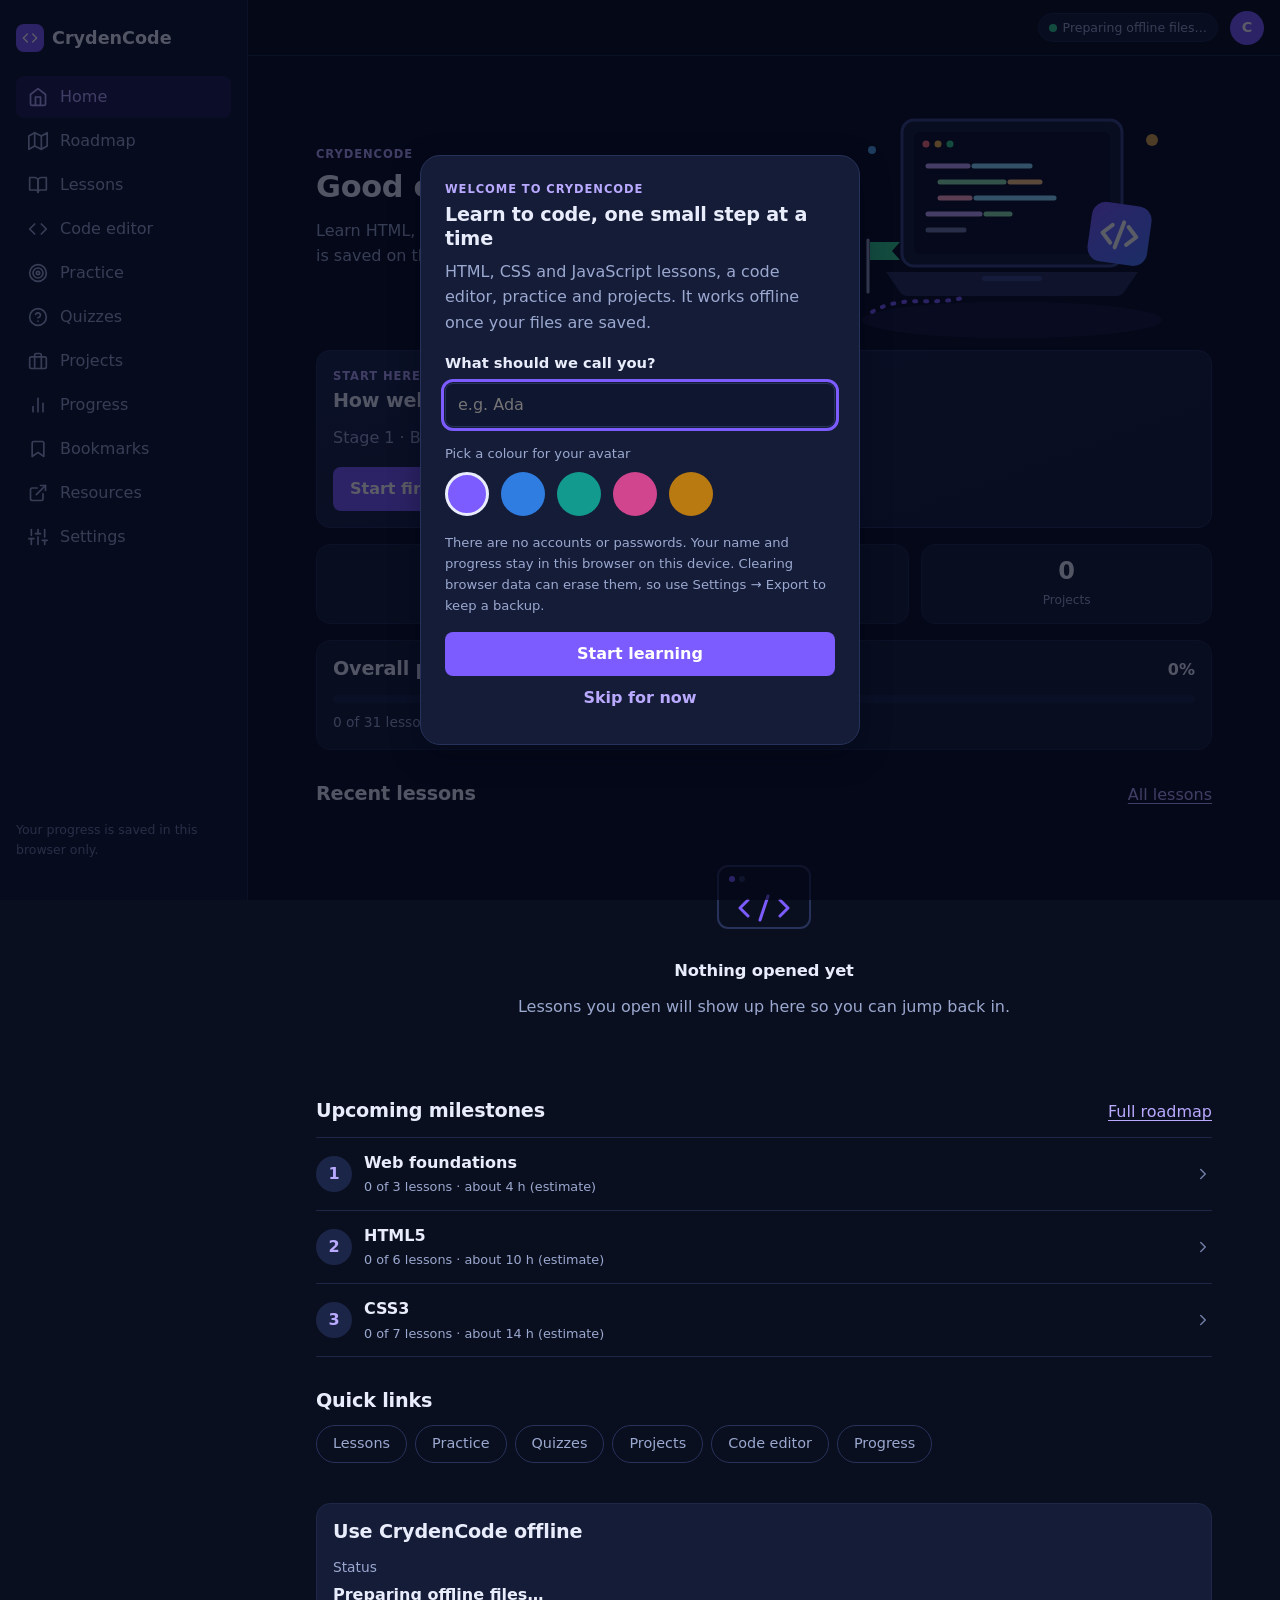
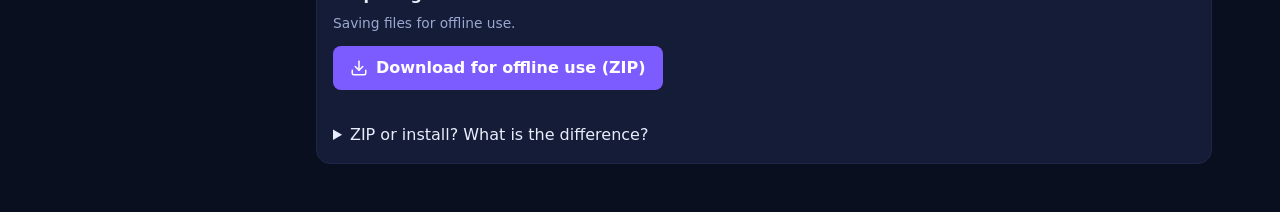
<file: index.html>
<!DOCTYPE html>
<html lang="en" data-theme="dark">
<head>
  <meta charset="utf-8">
  <meta name="viewport" content="width=device-width, initial-scale=1">
  <title>CrydenCode: learn web development</title>
  <meta name="description" content="CrydenCode: your personal web development learning platform. Learn HTML, CSS and JavaScript offline.">
  <meta name="theme-color" content="#0a0f1f">
  <link rel="manifest" href="manifest.json">
  <link rel="icon" type="image/png" href="assets/images/favicon.png">
  <link rel="apple-touch-icon" href="assets/images/apple-touch-icon.png">
  <script src="assets/js/theme-init.js"></script>
  <link rel="stylesheet" href="assets/css/styles.css">
</head>
<body data-page="home">
  <a class="skip-link" href="#main">Skip to content</a>
  <aside id="sidebar" class="sidebar"></aside>
  <header id="topbar" class="topbar"></header>
  <main id="main" class="main" tabindex="-1">
    <noscript><p class="noscript">CrydenCode needs JavaScript to run. Please turn it on in your browser.</p></noscript>
  </main>
  <nav id="bottom-nav" class="bottom-nav" aria-label="Primary"></nav>
  <script src="assets/js/files.js" defer></script>
  <script src="assets/js/storage.js" defer></script>
  <script src="assets/js/data.js" defer></script>
  <script src="assets/js/lessons.js" defer></script>
  <script src="assets/js/lessons-2.js" defer></script>
  <script src="assets/js/practice-data.js" defer></script>
  <script src="assets/js/app.js" defer></script>
  <script src="assets/js/offline.js" defer></script>
  <script src="assets/js/pages-learn.js" defer></script>
</body>
</html>
</file>
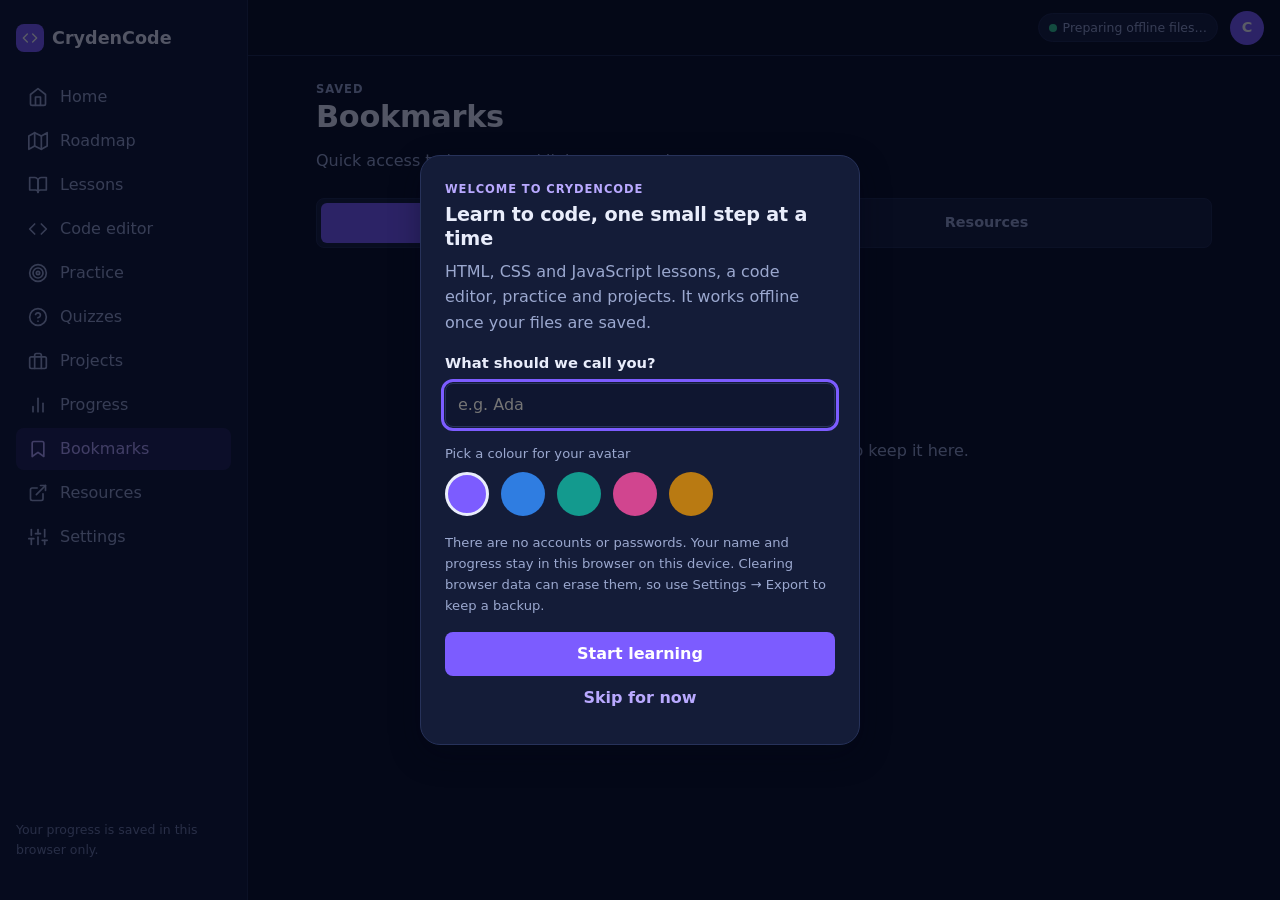
<file: bookmarks.html>
<!DOCTYPE html>
<html lang="en" data-theme="dark">
<head>
  <meta charset="utf-8">
  <meta name="viewport" content="width=device-width, initial-scale=1">
  <title>Bookmarks | CrydenCode</title>
  <meta name="description" content="Your saved lessons and resources.">
  <meta name="theme-color" content="#0a0f1f">
  <link rel="manifest" href="manifest.json">
  <link rel="icon" type="image/png" href="assets/images/favicon.png">
  <link rel="apple-touch-icon" href="assets/images/apple-touch-icon.png">
  <script src="assets/js/theme-init.js"></script>
  <link rel="stylesheet" href="assets/css/styles.css">
</head>
<body data-page="bookmarks">
  <a class="skip-link" href="#main">Skip to content</a>
  <aside id="sidebar" class="sidebar"></aside>
  <header id="topbar" class="topbar"></header>
  <main id="main" class="main" tabindex="-1">
    <noscript><p class="noscript">CrydenCode needs JavaScript to run. Please turn it on in your browser.</p></noscript>
  </main>
  <nav id="bottom-nav" class="bottom-nav" aria-label="Primary"></nav>
  <script src="assets/js/files.js" defer></script>
  <script src="assets/js/storage.js" defer></script>
  <script src="assets/js/data.js" defer></script>
  <script src="assets/js/lessons.js" defer></script>
  <script src="assets/js/lessons-2.js" defer></script>
  <script src="assets/js/practice-data.js" defer></script>
  <script src="assets/js/app.js" defer></script>
  <script src="assets/js/offline.js" defer></script>
  <script src="assets/js/pages-learn.js" defer></script>
</body>
</html>
</file>
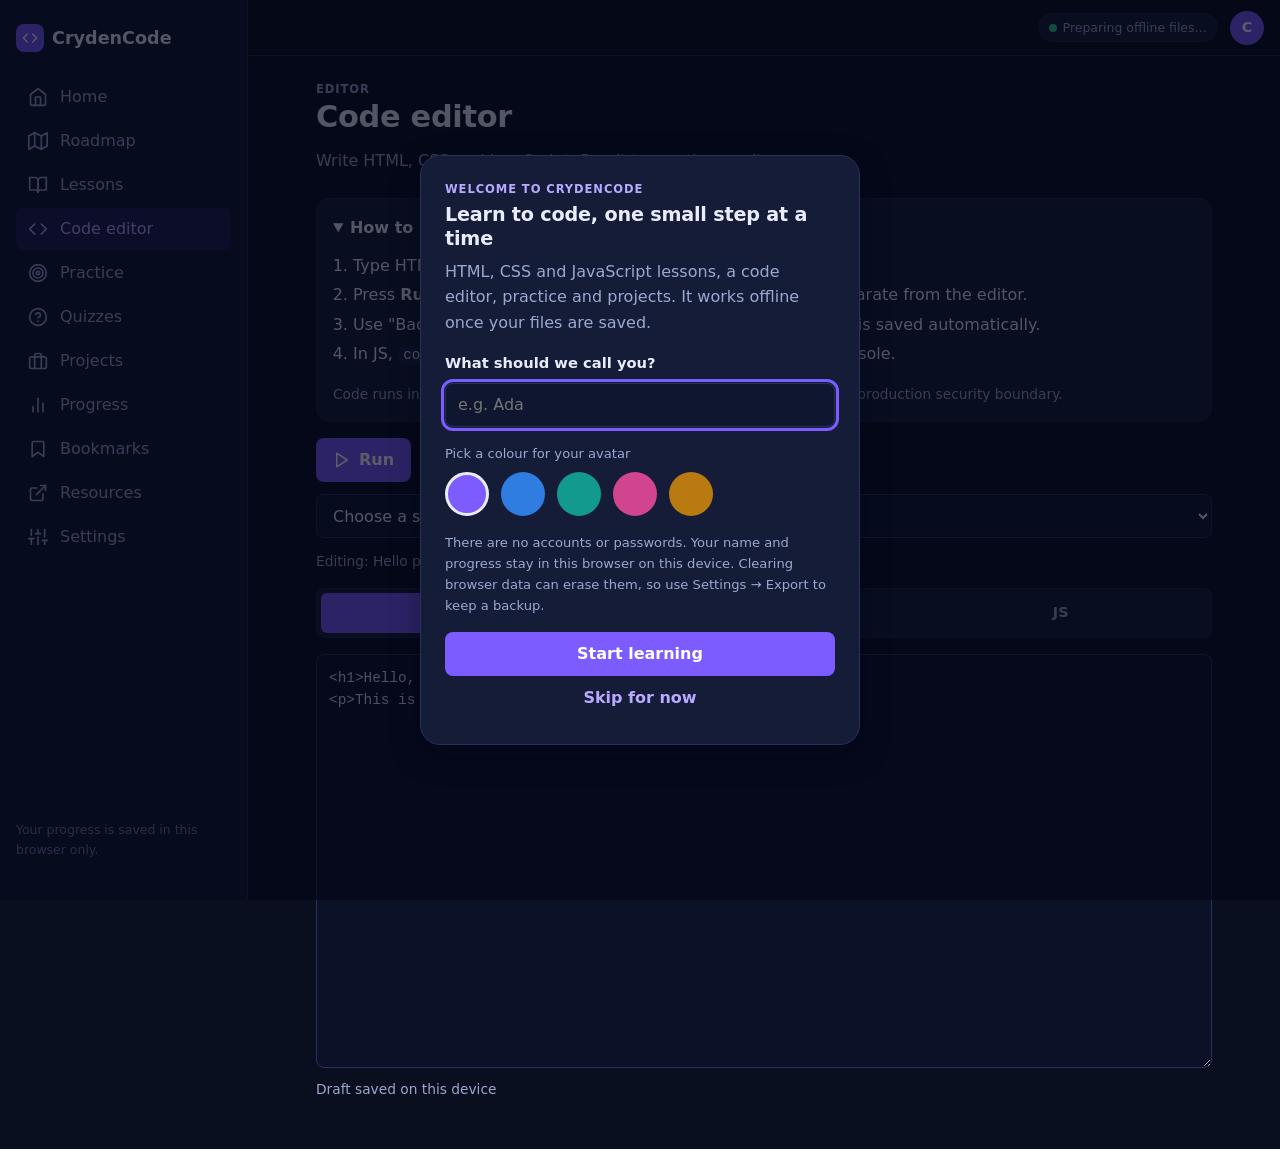
<file: editor.html>
<!DOCTYPE html>
<html lang="en" data-theme="dark">
<head>
  <meta charset="utf-8">
  <meta name="viewport" content="width=device-width, initial-scale=1">
  <title>Code editor | CrydenCode</title>
  <meta name="description" content="Write HTML, CSS and JavaScript in the CrydenCode editor.">
  <meta name="theme-color" content="#0a0f1f">
  <link rel="manifest" href="manifest.json">
  <link rel="icon" type="image/png" href="assets/images/favicon.png">
  <link rel="apple-touch-icon" href="assets/images/apple-touch-icon.png">
  <script src="assets/js/theme-init.js"></script>
  <link rel="stylesheet" href="assets/css/styles.css">
</head>
<body data-page="editor">
  <a class="skip-link" href="#main">Skip to content</a>
  <aside id="sidebar" class="sidebar"></aside>
  <header id="topbar" class="topbar"></header>
  <main id="main" class="main" tabindex="-1">
    <noscript><p class="noscript">CrydenCode needs JavaScript to run. Please turn it on in your browser.</p></noscript>
  </main>
  <nav id="bottom-nav" class="bottom-nav" aria-label="Primary"></nav>
  <script src="assets/js/files.js" defer></script>
  <script src="assets/js/storage.js" defer></script>
  <script src="assets/js/data.js" defer></script>
  <script src="assets/js/lessons.js" defer></script>
  <script src="assets/js/lessons-2.js" defer></script>
  <script src="assets/js/practice-data.js" defer></script>
  <script src="assets/js/app.js" defer></script>
  <script src="assets/js/offline.js" defer></script>
  <script src="assets/js/pages-learn.js" defer></script>
  <script src="assets/js/editor.js" defer></script>
</body>
</html>
</file>
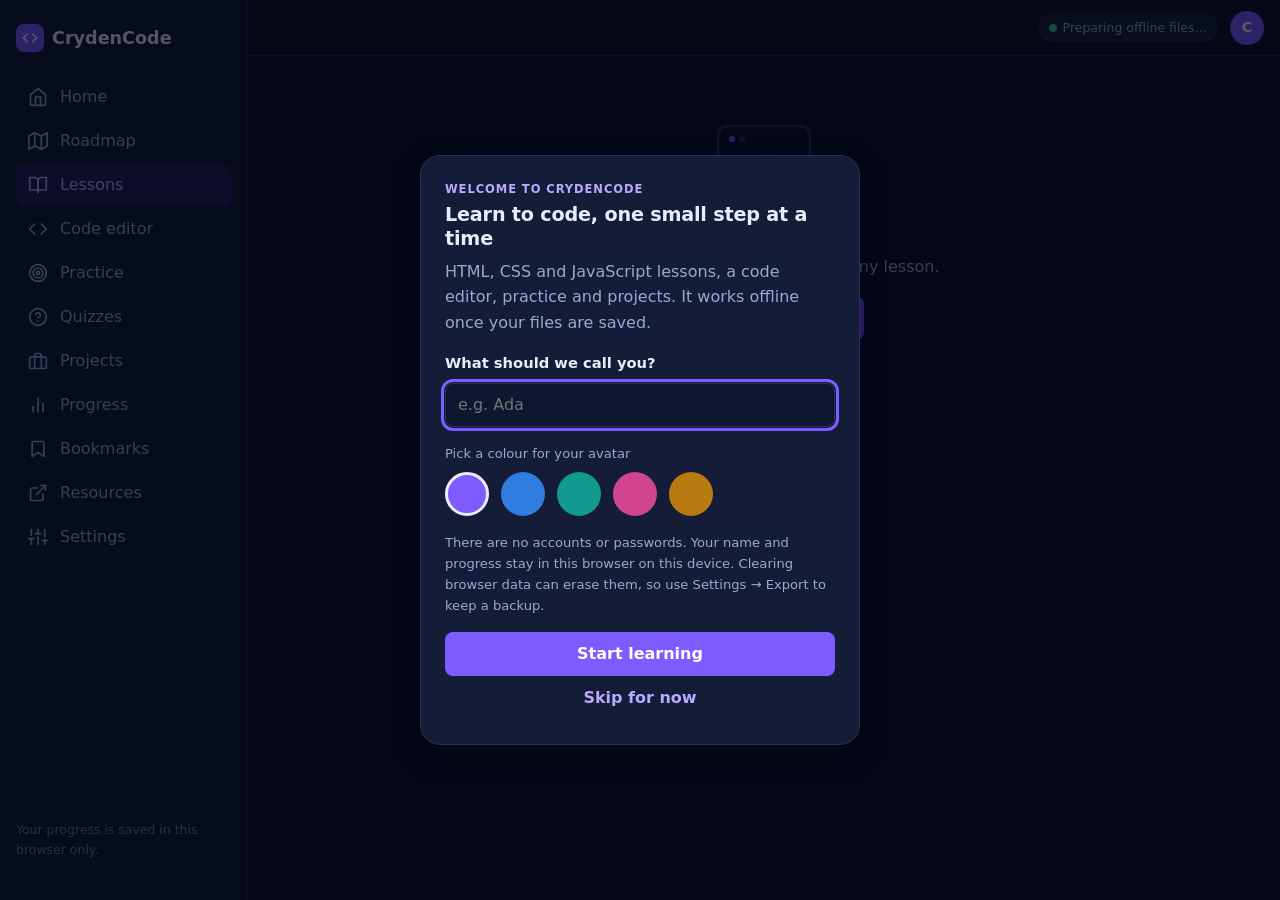
<file: lesson.html>
<!DOCTYPE html>
<html lang="en" data-theme="dark">
<head>
  <meta charset="utf-8">
  <meta name="viewport" content="width=device-width, initial-scale=1">
  <title>Lesson | CrydenCode</title>
  <meta name="description" content="A CrydenCode lesson.">
  <meta name="theme-color" content="#0a0f1f">
  <link rel="manifest" href="manifest.json">
  <link rel="icon" type="image/png" href="assets/images/favicon.png">
  <link rel="apple-touch-icon" href="assets/images/apple-touch-icon.png">
  <script src="assets/js/theme-init.js"></script>
  <link rel="stylesheet" href="assets/css/styles.css">
</head>
<body data-page="lesson">
  <a class="skip-link" href="#main">Skip to content</a>
  <aside id="sidebar" class="sidebar"></aside>
  <header id="topbar" class="topbar"></header>
  <main id="main" class="main" tabindex="-1">
    <noscript><p class="noscript">CrydenCode needs JavaScript to run. Please turn it on in your browser.</p></noscript>
  </main>
  <nav id="bottom-nav" class="bottom-nav" aria-label="Primary"></nav>
  <script src="assets/js/files.js" defer></script>
  <script src="assets/js/storage.js" defer></script>
  <script src="assets/js/data.js" defer></script>
  <script src="assets/js/lessons.js" defer></script>
  <script src="assets/js/lessons-2.js" defer></script>
  <script src="assets/js/practice-data.js" defer></script>
  <script src="assets/js/app.js" defer></script>
  <script src="assets/js/offline.js" defer></script>
  <script src="assets/js/pages-learn.js" defer></script>
</body>
</html>
</file>
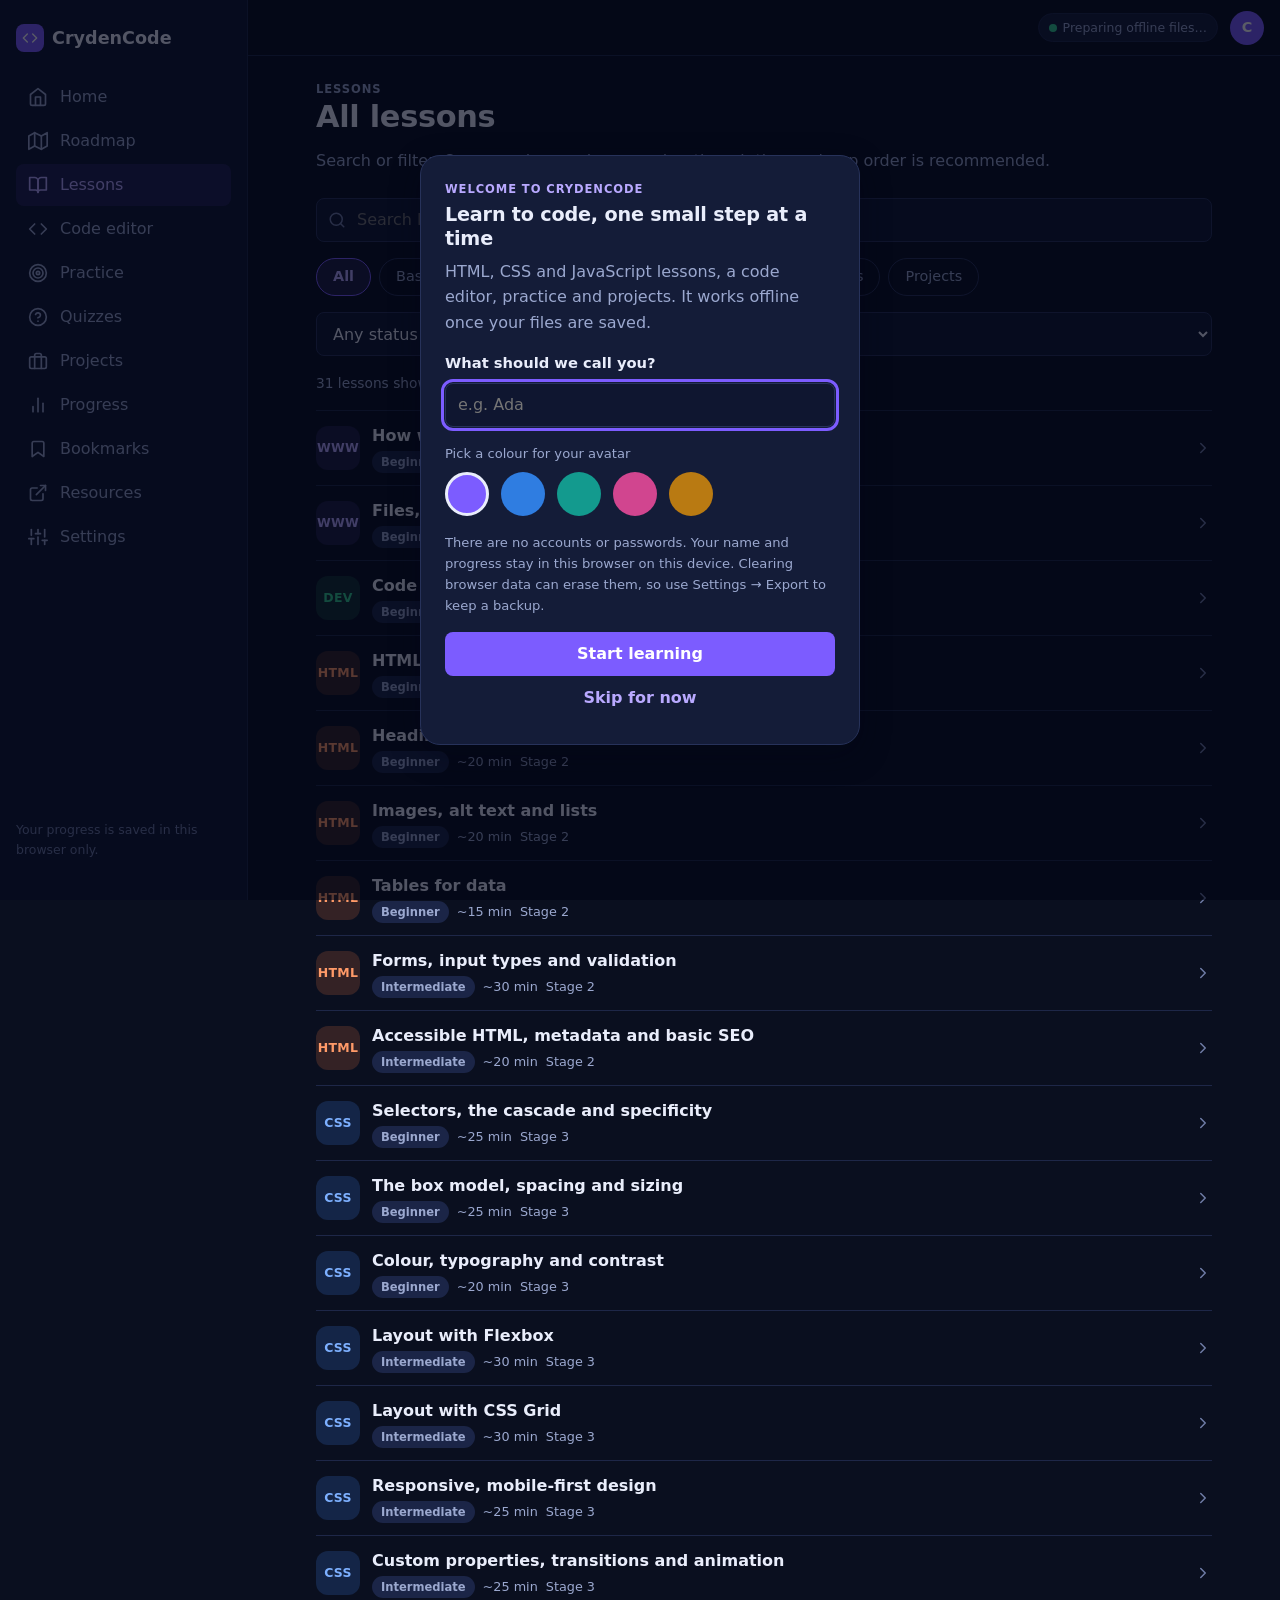
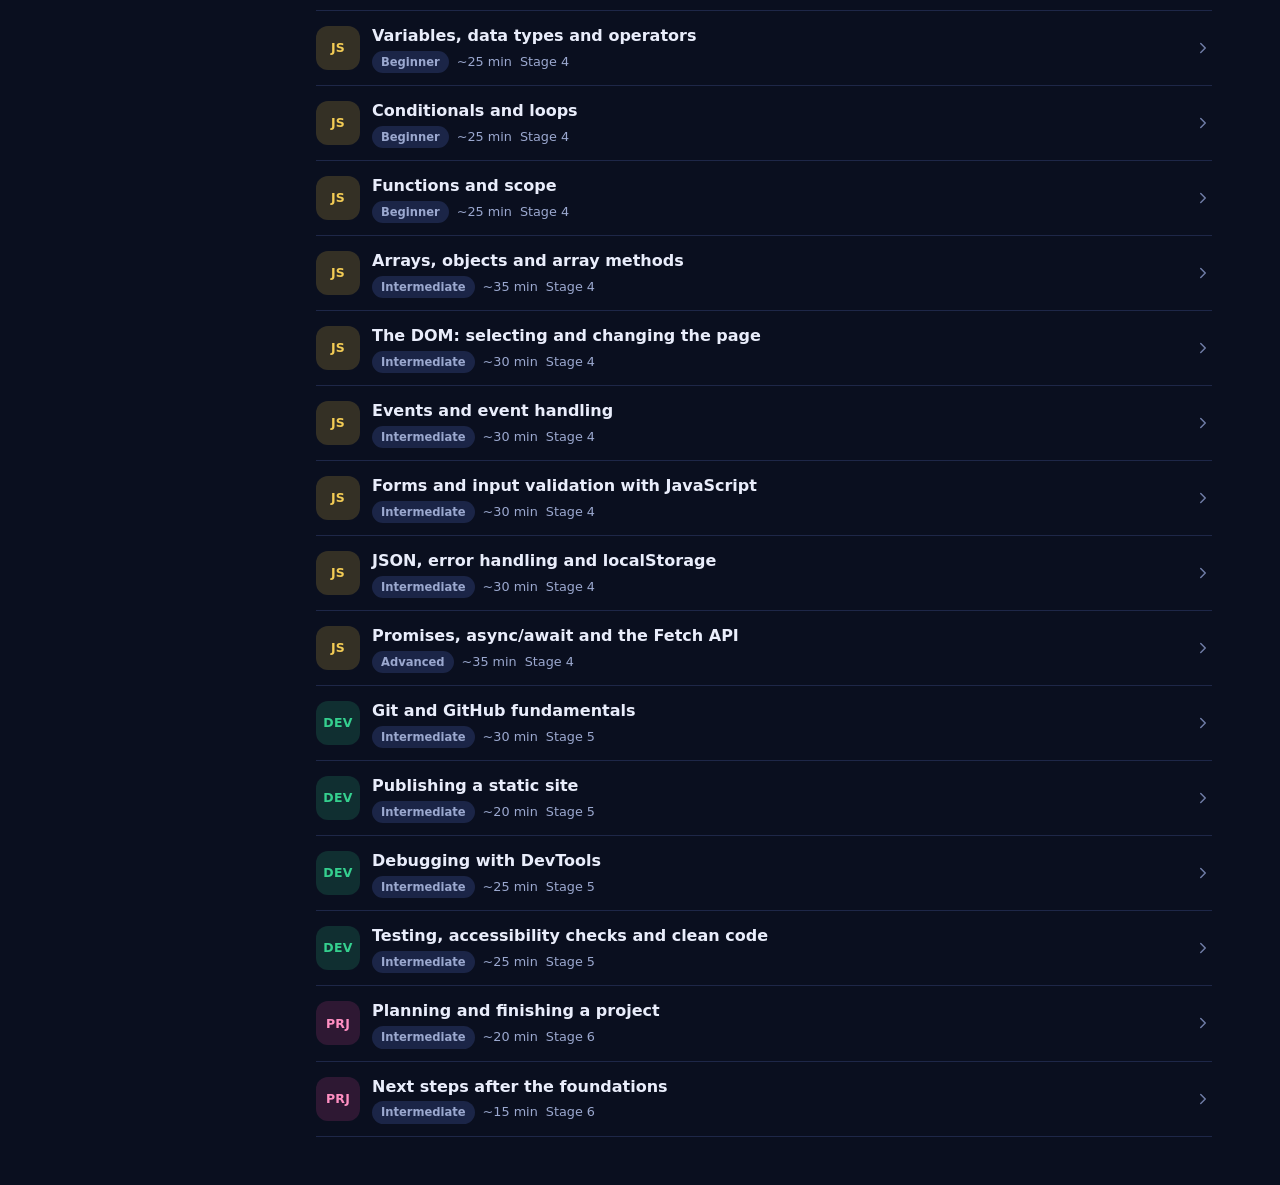
<file: modules.html>
<!DOCTYPE html>
<html lang="en" data-theme="dark">
<head>
  <meta charset="utf-8">
  <meta name="viewport" content="width=device-width, initial-scale=1">
  <title>Lessons | CrydenCode</title>
  <meta name="description" content="Search and filter all CrydenCode lessons.">
  <meta name="theme-color" content="#0a0f1f">
  <link rel="manifest" href="manifest.json">
  <link rel="icon" type="image/png" href="assets/images/favicon.png">
  <link rel="apple-touch-icon" href="assets/images/apple-touch-icon.png">
  <script src="assets/js/theme-init.js"></script>
  <link rel="stylesheet" href="assets/css/styles.css">
</head>
<body data-page="modules">
  <a class="skip-link" href="#main">Skip to content</a>
  <aside id="sidebar" class="sidebar"></aside>
  <header id="topbar" class="topbar"></header>
  <main id="main" class="main" tabindex="-1">
    <noscript><p class="noscript">CrydenCode needs JavaScript to run. Please turn it on in your browser.</p></noscript>
  </main>
  <nav id="bottom-nav" class="bottom-nav" aria-label="Primary"></nav>
  <script src="assets/js/files.js" defer></script>
  <script src="assets/js/storage.js" defer></script>
  <script src="assets/js/data.js" defer></script>
  <script src="assets/js/lessons.js" defer></script>
  <script src="assets/js/lessons-2.js" defer></script>
  <script src="assets/js/practice-data.js" defer></script>
  <script src="assets/js/app.js" defer></script>
  <script src="assets/js/offline.js" defer></script>
  <script src="assets/js/pages-learn.js" defer></script>
</body>
</html>
</file>
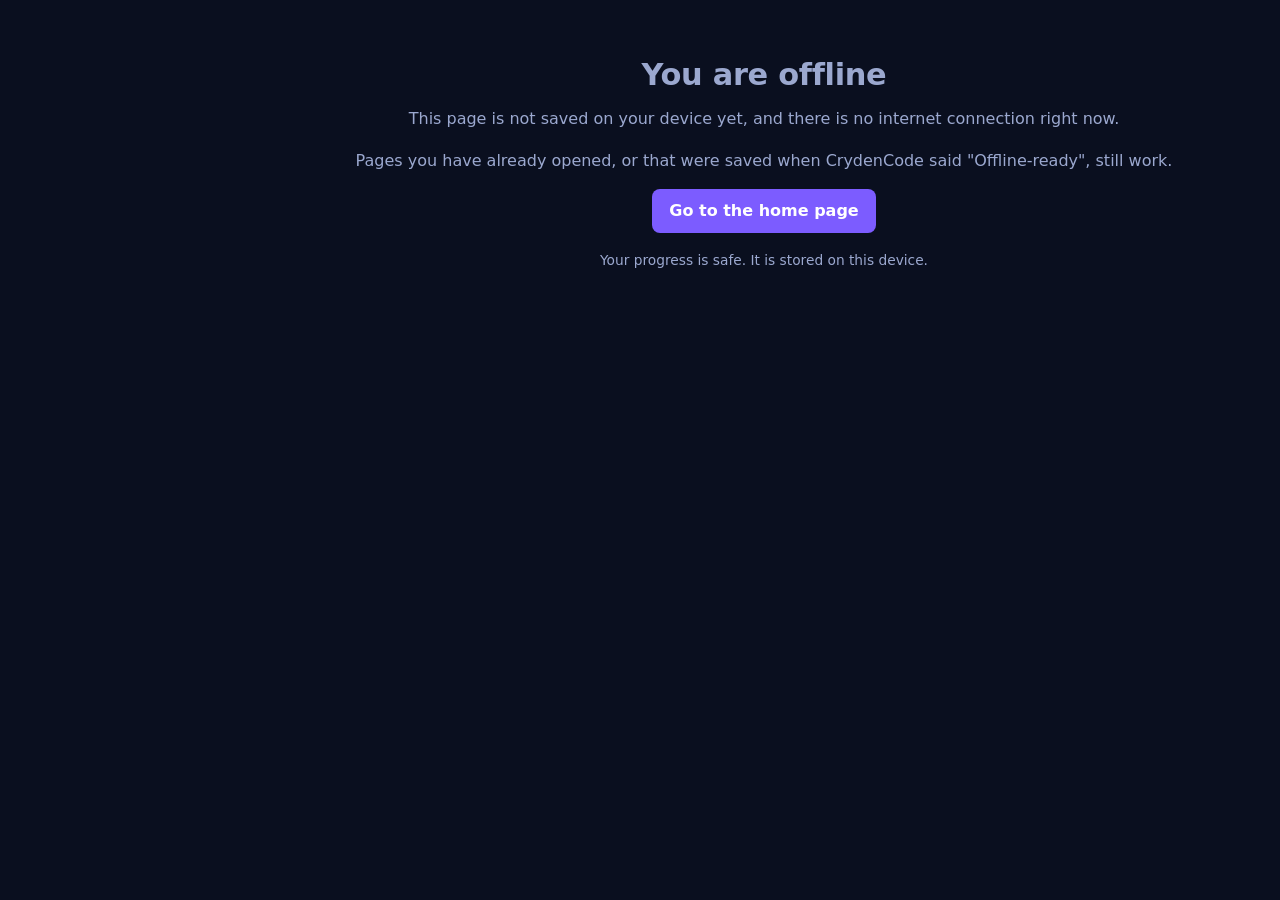
<file: offline.html>
<!DOCTYPE html>
<html lang="en" data-theme="dark">
<head>
  <meta charset="utf-8">
  <meta name="viewport" content="width=device-width, initial-scale=1">
  <title>You are offline | CrydenCode</title>
  <meta name="description" content="CrydenCode offline page.">
  <meta name="theme-color" content="#0a0f1f">
  <link rel="manifest" href="manifest.json">
  <link rel="icon" type="image/png" href="assets/images/favicon.png">
  <link rel="apple-touch-icon" href="assets/images/apple-touch-icon.png">
  <script src="assets/js/theme-init.js"></script>
  <link rel="stylesheet" href="assets/css/styles.css">
</head>
<body data-page="offline">
  <main class="main" style="padding-bottom:48px">
    <div class="empty">
      <h1>You are offline</h1>
      <p>This page is not saved on your device yet, and there is no internet connection right now.</p>
      <p>Pages you have already opened, or that were saved when CrydenCode said "Offline-ready", still work.</p>
      <p><a class="btn" href="index.html">Go to the home page</a></p>
      <p class="small muted">Your progress is safe. It is stored on this device.</p>
    </div>
  </main>
</body>
</html>
</file>
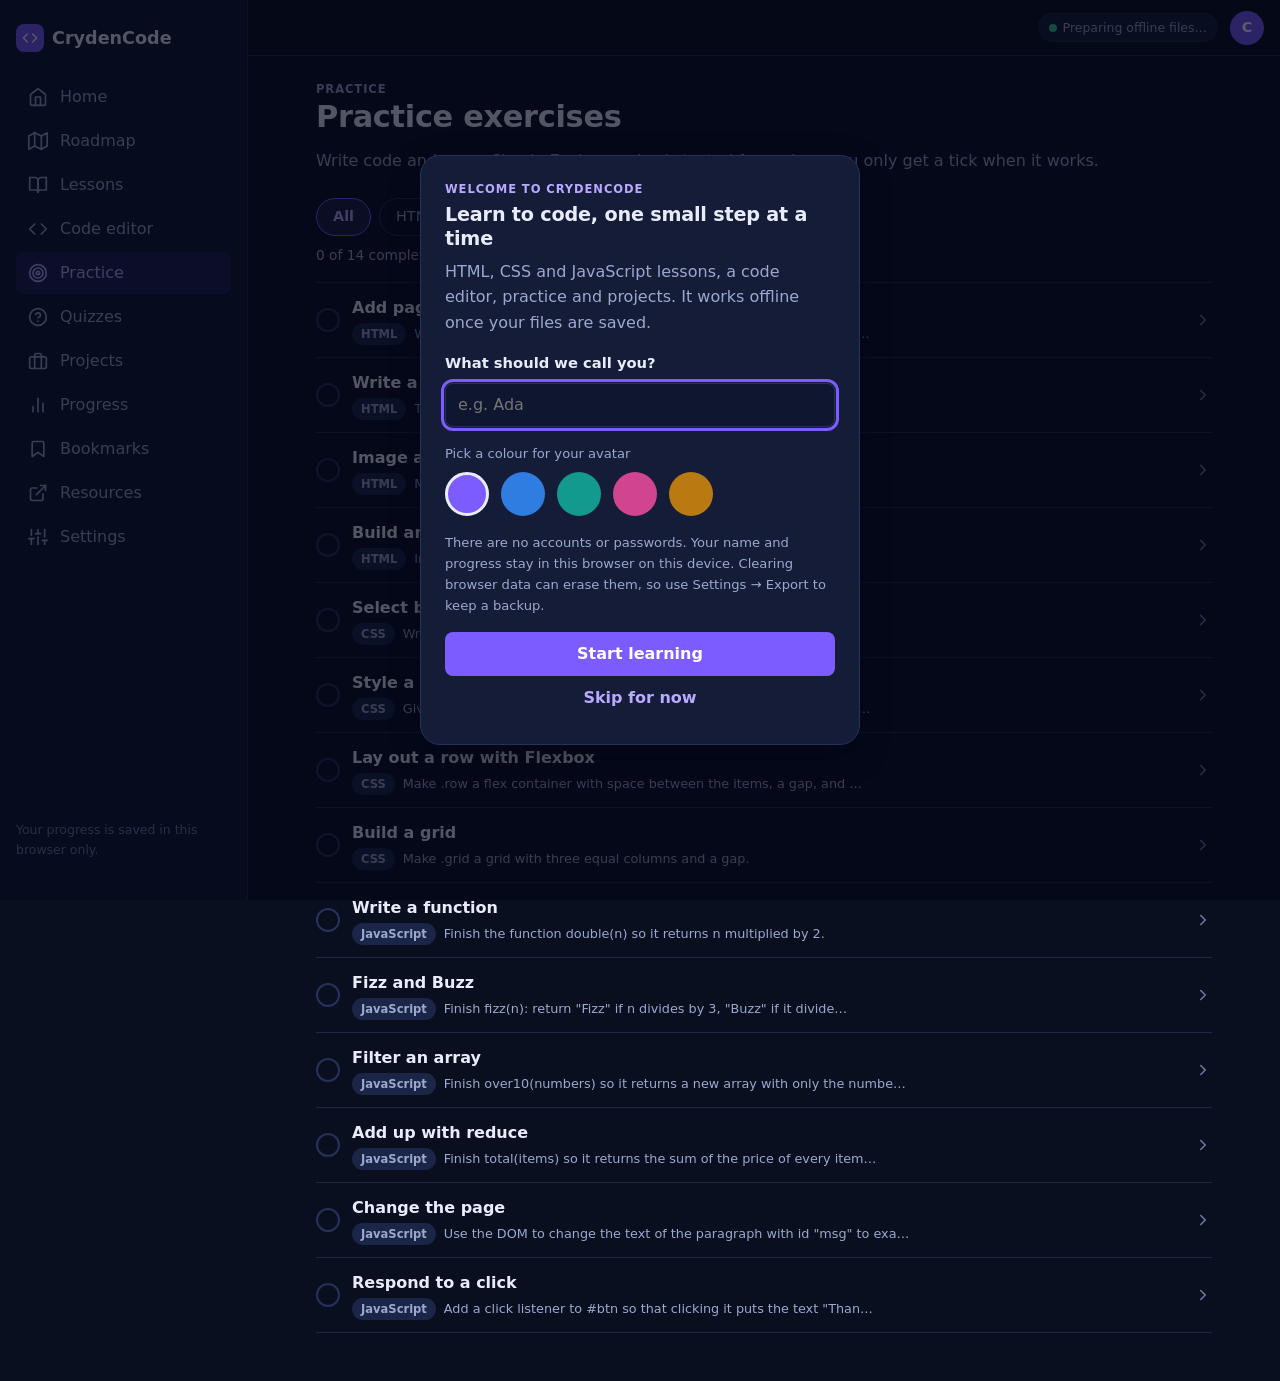
<file: practice.html>
<!DOCTYPE html>
<html lang="en" data-theme="dark">
<head>
  <meta charset="utf-8">
  <meta name="viewport" content="width=device-width, initial-scale=1">
  <title>Practice | CrydenCode</title>
  <meta name="description" content="Checked HTML, CSS and JavaScript practice exercises.">
  <meta name="theme-color" content="#0a0f1f">
  <link rel="manifest" href="manifest.json">
  <link rel="icon" type="image/png" href="assets/images/favicon.png">
  <link rel="apple-touch-icon" href="assets/images/apple-touch-icon.png">
  <script src="assets/js/theme-init.js"></script>
  <link rel="stylesheet" href="assets/css/styles.css">
</head>
<body data-page="practice">
  <a class="skip-link" href="#main">Skip to content</a>
  <aside id="sidebar" class="sidebar"></aside>
  <header id="topbar" class="topbar"></header>
  <main id="main" class="main" tabindex="-1">
    <noscript><p class="noscript">CrydenCode needs JavaScript to run. Please turn it on in your browser.</p></noscript>
  </main>
  <nav id="bottom-nav" class="bottom-nav" aria-label="Primary"></nav>
  <script src="assets/js/files.js" defer></script>
  <script src="assets/js/storage.js" defer></script>
  <script src="assets/js/data.js" defer></script>
  <script src="assets/js/lessons.js" defer></script>
  <script src="assets/js/lessons-2.js" defer></script>
  <script src="assets/js/practice-data.js" defer></script>
  <script src="assets/js/app.js" defer></script>
  <script src="assets/js/offline.js" defer></script>
  <script src="assets/js/pages-learn.js" defer></script>
  <script src="assets/js/pages-practice.js" defer></script>
</body>
</html>
</file>
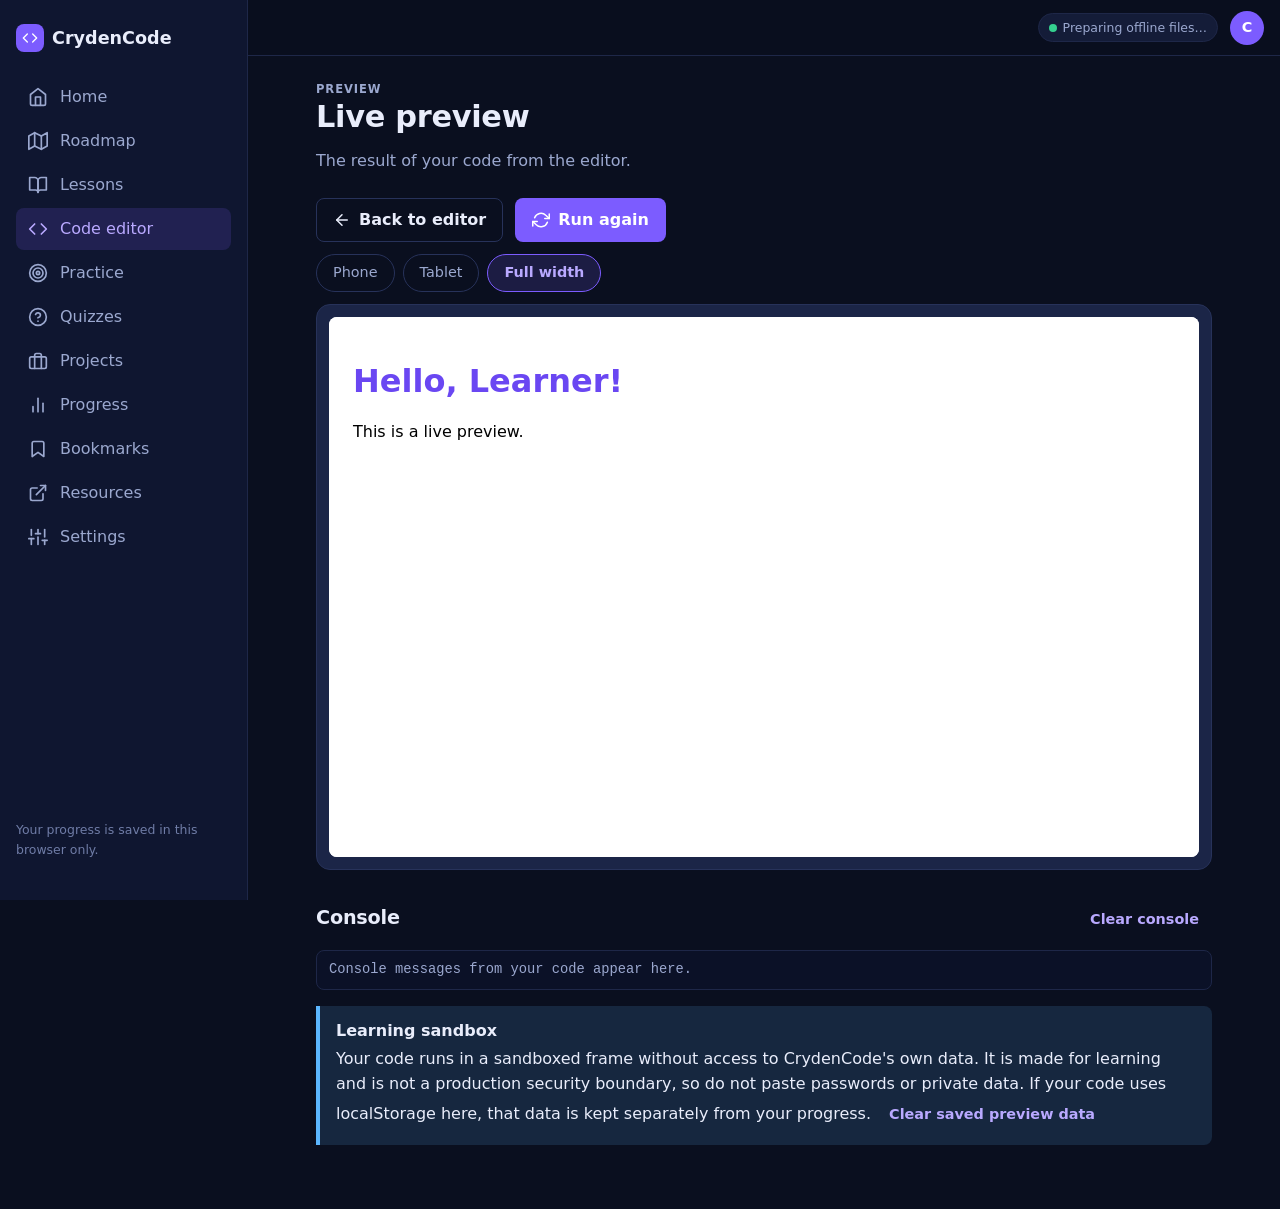
<file: preview.html>
<!DOCTYPE html>
<html lang="en" data-theme="dark">
<head>
  <meta charset="utf-8">
  <meta name="viewport" content="width=device-width, initial-scale=1">
  <title>Live preview | CrydenCode</title>
  <meta name="description" content="Live preview of your code in a sandbox.">
  <meta name="theme-color" content="#0a0f1f">
  <link rel="manifest" href="manifest.json">
  <link rel="icon" type="image/png" href="assets/images/favicon.png">
  <link rel="apple-touch-icon" href="assets/images/apple-touch-icon.png">
  <script src="assets/js/theme-init.js"></script>
  <link rel="stylesheet" href="assets/css/styles.css">
</head>
<body data-page="preview">
  <a class="skip-link" href="#main">Skip to content</a>
  <aside id="sidebar" class="sidebar"></aside>
  <header id="topbar" class="topbar"></header>
  <main id="main" class="main" tabindex="-1">
    <noscript><p class="noscript">CrydenCode needs JavaScript to run. Please turn it on in your browser.</p></noscript>
  </main>
  <nav id="bottom-nav" class="bottom-nav" aria-label="Primary"></nav>
  <script src="assets/js/files.js" defer></script>
  <script src="assets/js/storage.js" defer></script>
  <script src="assets/js/data.js" defer></script>
  <script src="assets/js/lessons.js" defer></script>
  <script src="assets/js/lessons-2.js" defer></script>
  <script src="assets/js/practice-data.js" defer></script>
  <script src="assets/js/app.js" defer></script>
  <script src="assets/js/offline.js" defer></script>
  <script src="assets/js/pages-learn.js" defer></script>
  <script src="assets/js/preview.js" defer></script>
</body>
</html>
</file>
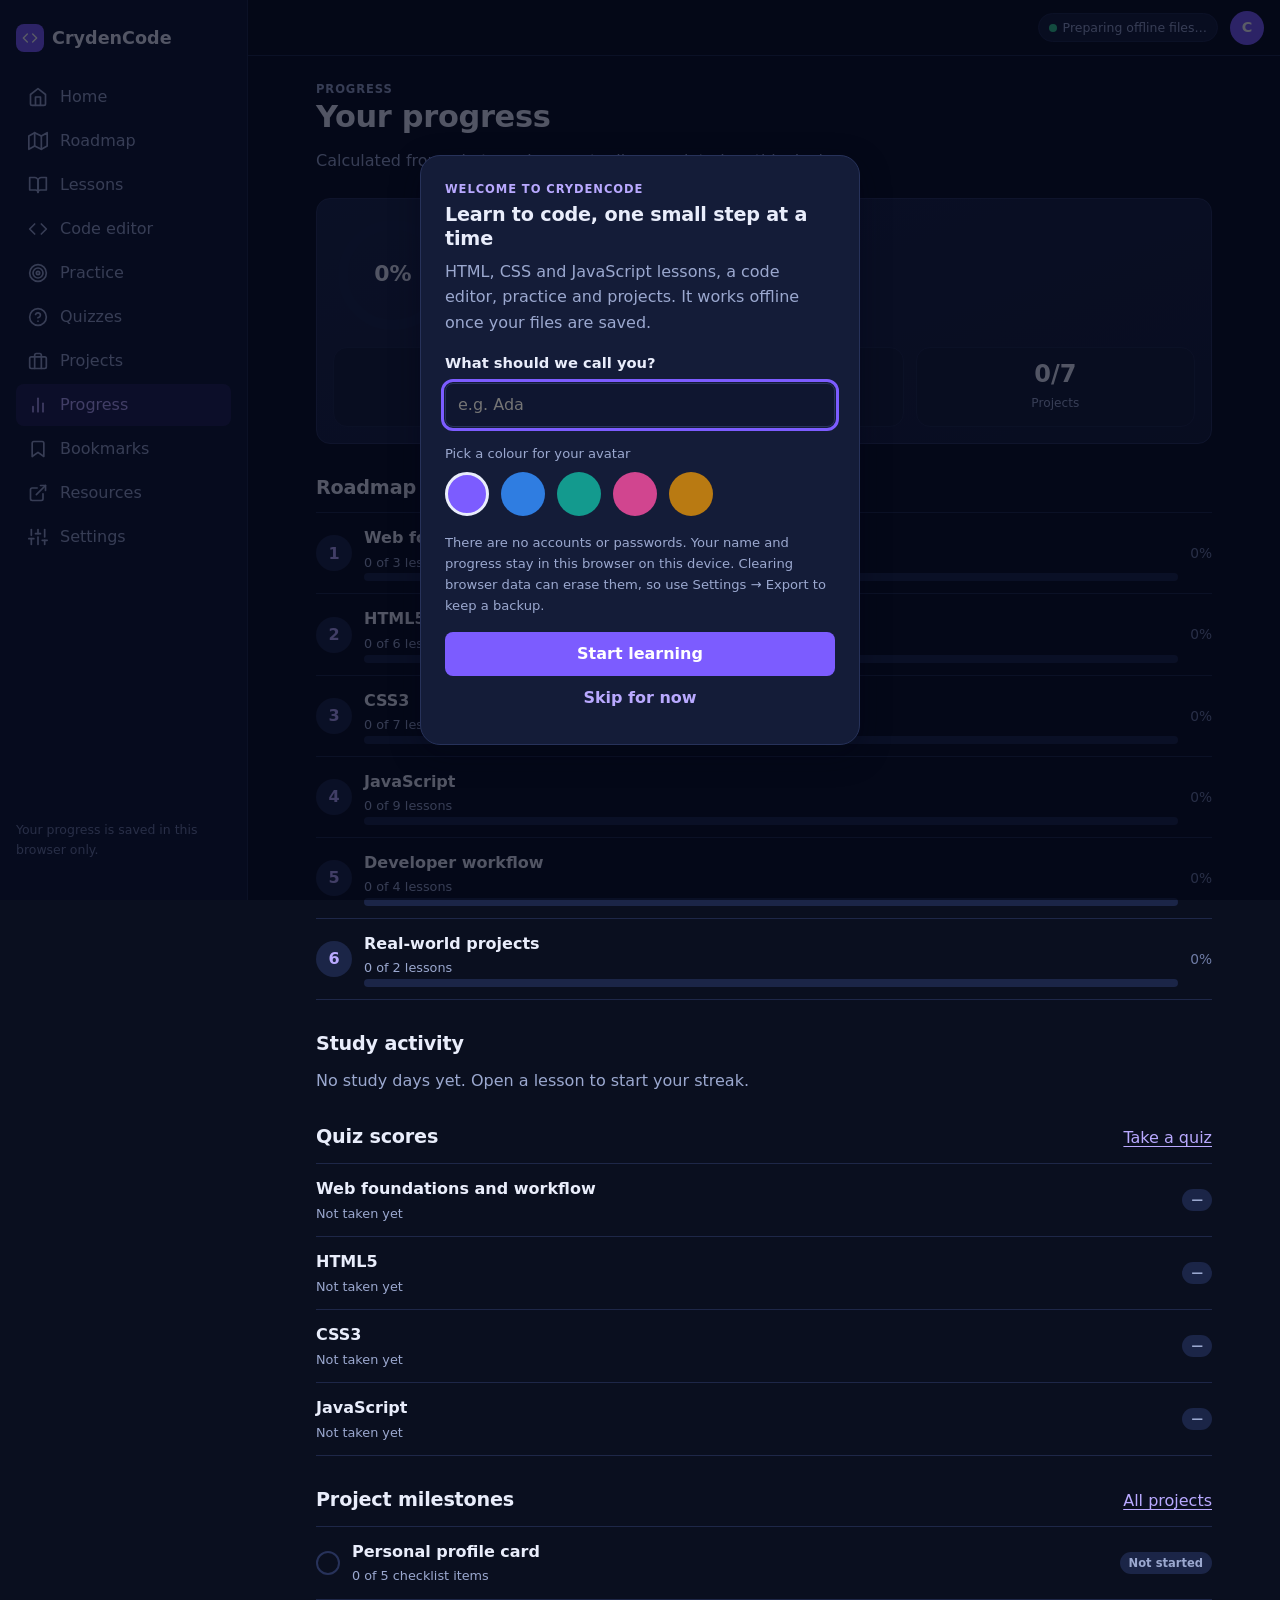
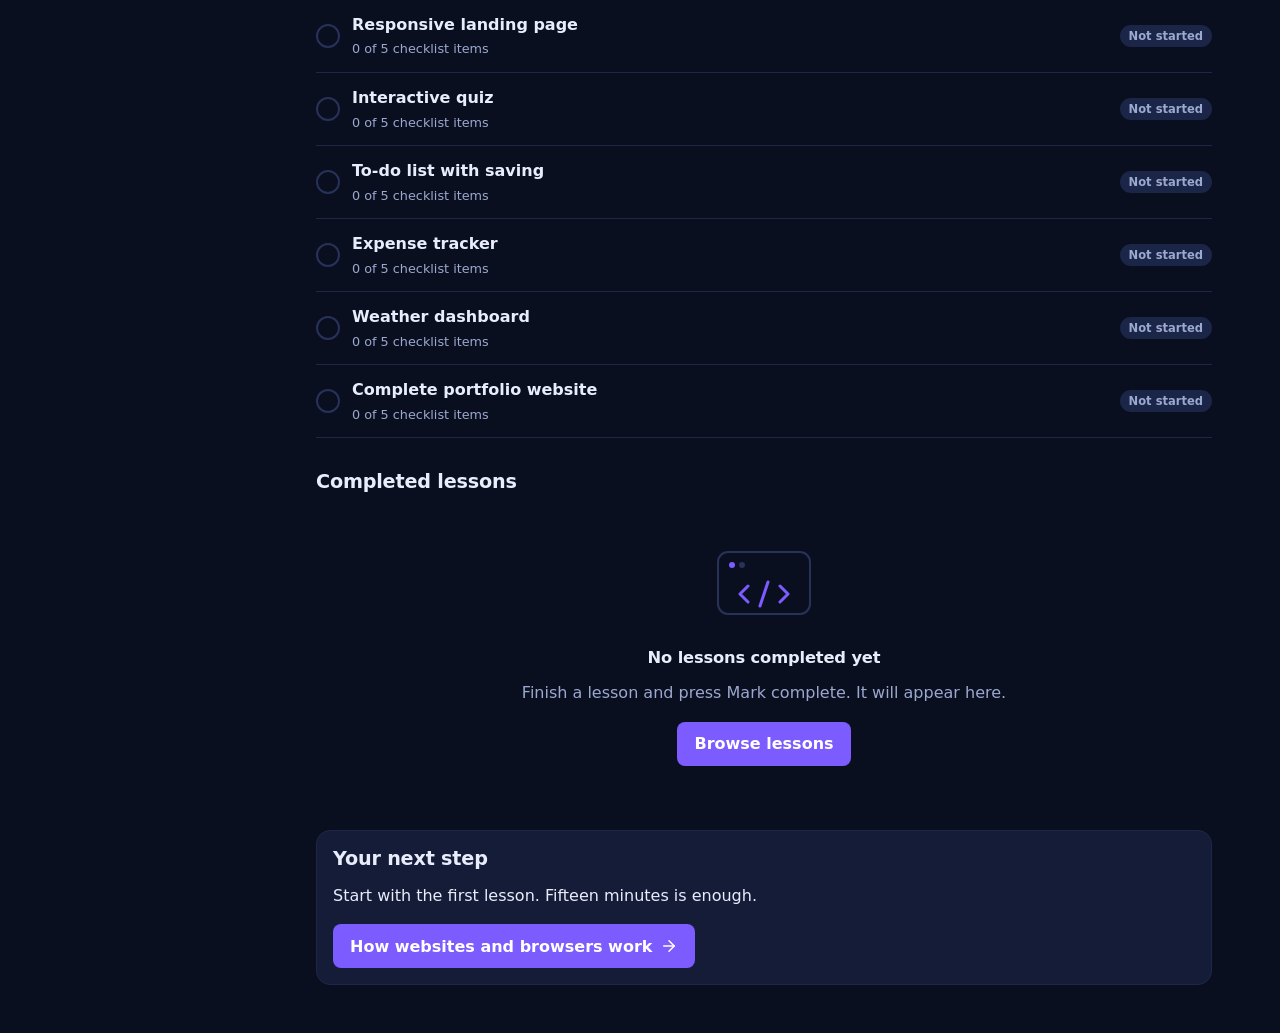
<file: progress.html>
<!DOCTYPE html>
<html lang="en" data-theme="dark">
<head>
  <meta charset="utf-8">
  <meta name="viewport" content="width=device-width, initial-scale=1">
  <title>Progress | CrydenCode</title>
  <meta name="description" content="Your CrydenCode learning progress.">
  <meta name="theme-color" content="#0a0f1f">
  <link rel="manifest" href="manifest.json">
  <link rel="icon" type="image/png" href="assets/images/favicon.png">
  <link rel="apple-touch-icon" href="assets/images/apple-touch-icon.png">
  <script src="assets/js/theme-init.js"></script>
  <link rel="stylesheet" href="assets/css/styles.css">
</head>
<body data-page="progress">
  <a class="skip-link" href="#main">Skip to content</a>
  <aside id="sidebar" class="sidebar"></aside>
  <header id="topbar" class="topbar"></header>
  <main id="main" class="main" tabindex="-1">
    <noscript><p class="noscript">CrydenCode needs JavaScript to run. Please turn it on in your browser.</p></noscript>
  </main>
  <nav id="bottom-nav" class="bottom-nav" aria-label="Primary"></nav>
  <script src="assets/js/files.js" defer></script>
  <script src="assets/js/storage.js" defer></script>
  <script src="assets/js/data.js" defer></script>
  <script src="assets/js/lessons.js" defer></script>
  <script src="assets/js/lessons-2.js" defer></script>
  <script src="assets/js/practice-data.js" defer></script>
  <script src="assets/js/app.js" defer></script>
  <script src="assets/js/offline.js" defer></script>
  <script src="assets/js/pages-learn.js" defer></script>
  <script src="assets/js/pages-more.js" defer></script>
</body>
</html>
</file>
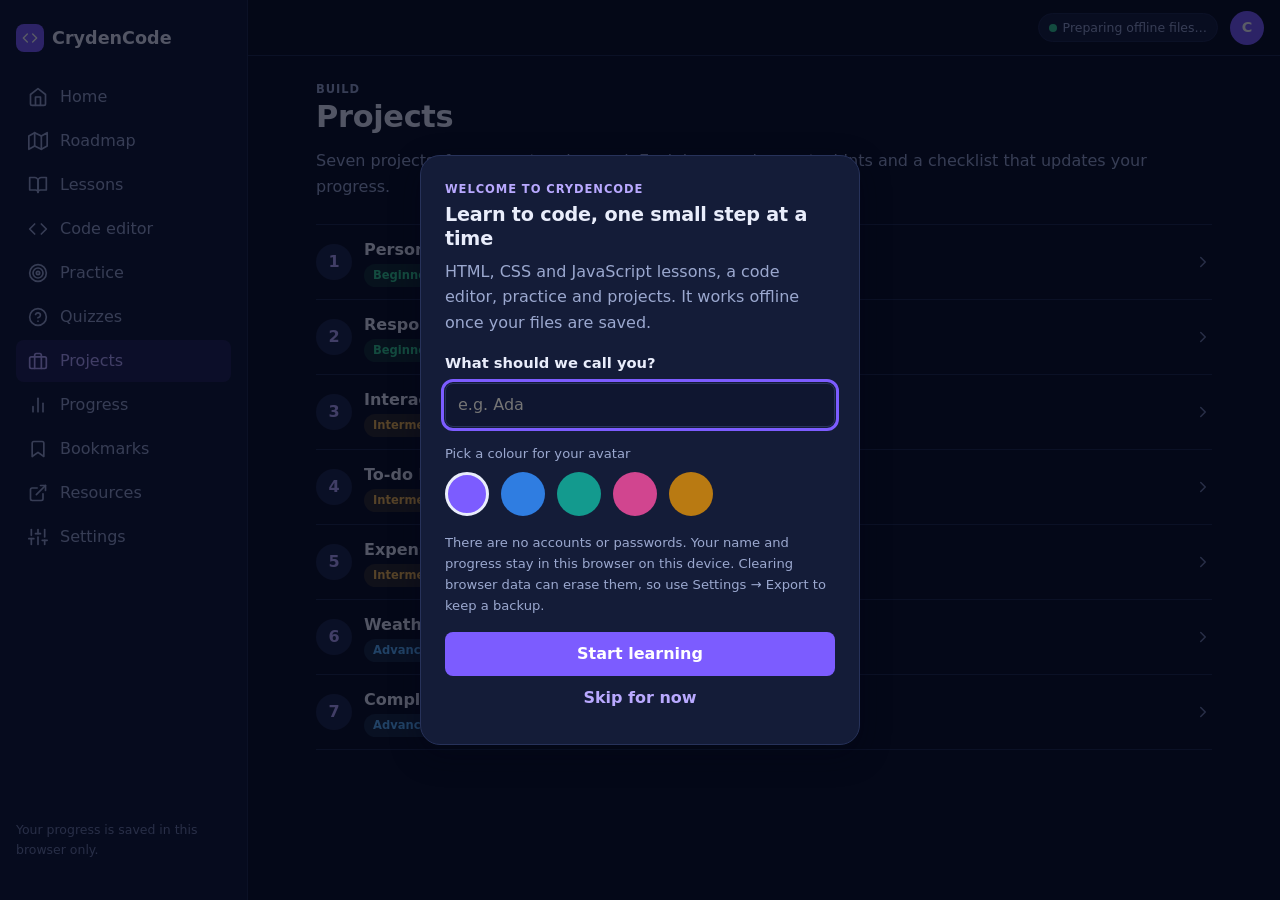
<file: projects.html>
<!DOCTYPE html>
<html lang="en" data-theme="dark">
<head>
  <meta charset="utf-8">
  <meta name="viewport" content="width=device-width, initial-scale=1">
  <title>Projects | CrydenCode</title>
  <meta name="description" content="Seven projects from a profile card to a full portfolio.">
  <meta name="theme-color" content="#0a0f1f">
  <link rel="manifest" href="manifest.json">
  <link rel="icon" type="image/png" href="assets/images/favicon.png">
  <link rel="apple-touch-icon" href="assets/images/apple-touch-icon.png">
  <script src="assets/js/theme-init.js"></script>
  <link rel="stylesheet" href="assets/css/styles.css">
</head>
<body data-page="projects">
  <a class="skip-link" href="#main">Skip to content</a>
  <aside id="sidebar" class="sidebar"></aside>
  <header id="topbar" class="topbar"></header>
  <main id="main" class="main" tabindex="-1">
    <noscript><p class="noscript">CrydenCode needs JavaScript to run. Please turn it on in your browser.</p></noscript>
  </main>
  <nav id="bottom-nav" class="bottom-nav" aria-label="Primary"></nav>
  <script src="assets/js/files.js" defer></script>
  <script src="assets/js/storage.js" defer></script>
  <script src="assets/js/data.js" defer></script>
  <script src="assets/js/lessons.js" defer></script>
  <script src="assets/js/lessons-2.js" defer></script>
  <script src="assets/js/practice-data.js" defer></script>
  <script src="assets/js/app.js" defer></script>
  <script src="assets/js/offline.js" defer></script>
  <script src="assets/js/pages-learn.js" defer></script>
  <script src="assets/js/pages-practice.js" defer></script>
</body>
</html>
</file>
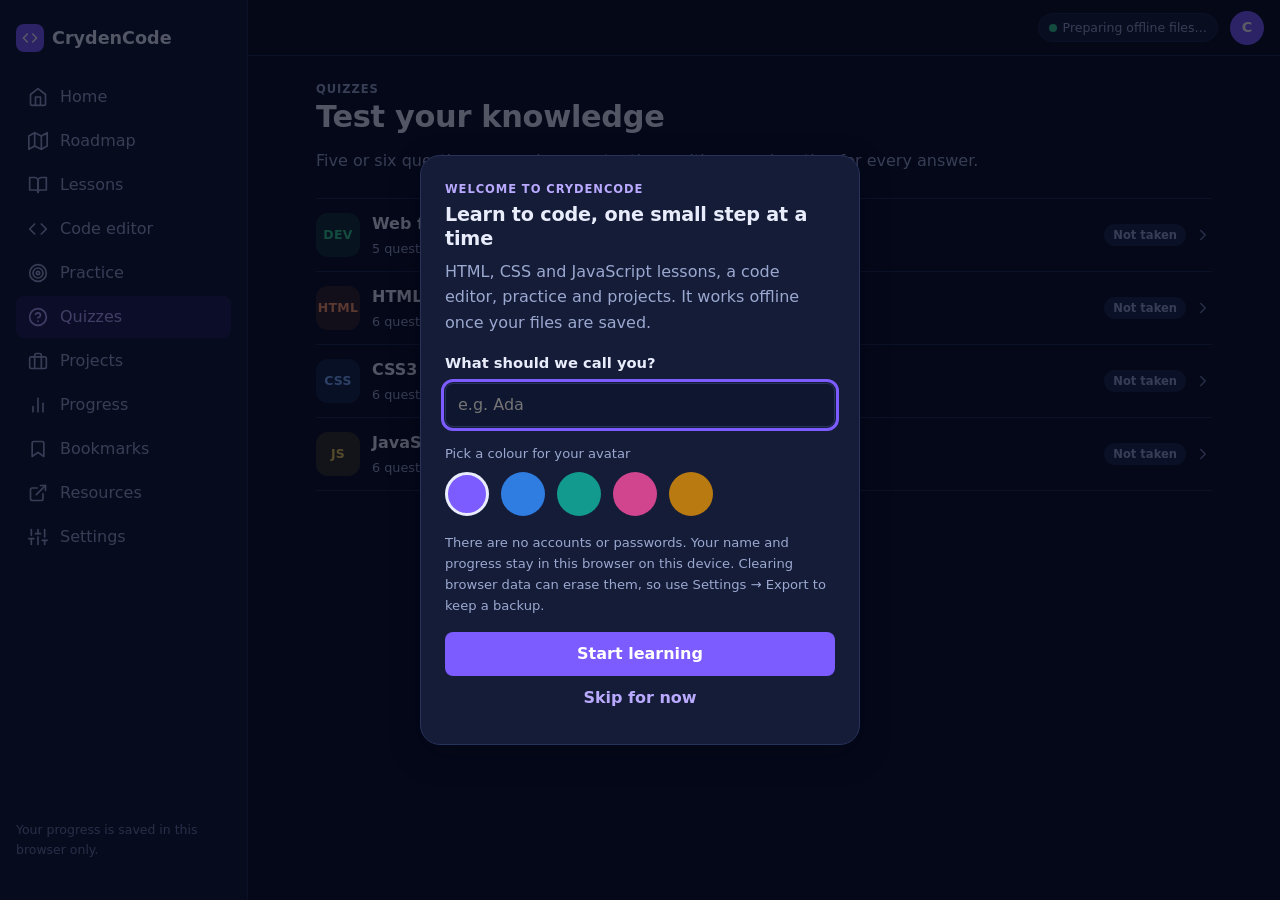
<file: quiz.html>
<!DOCTYPE html>
<html lang="en" data-theme="dark">
<head>
  <meta charset="utf-8">
  <meta name="viewport" content="width=device-width, initial-scale=1">
  <title>Quizzes | CrydenCode</title>
  <meta name="description" content="Quizzes on HTML, CSS, JavaScript and web workflow.">
  <meta name="theme-color" content="#0a0f1f">
  <link rel="manifest" href="manifest.json">
  <link rel="icon" type="image/png" href="assets/images/favicon.png">
  <link rel="apple-touch-icon" href="assets/images/apple-touch-icon.png">
  <script src="assets/js/theme-init.js"></script>
  <link rel="stylesheet" href="assets/css/styles.css">
</head>
<body data-page="quiz">
  <a class="skip-link" href="#main">Skip to content</a>
  <aside id="sidebar" class="sidebar"></aside>
  <header id="topbar" class="topbar"></header>
  <main id="main" class="main" tabindex="-1">
    <noscript><p class="noscript">CrydenCode needs JavaScript to run. Please turn it on in your browser.</p></noscript>
  </main>
  <nav id="bottom-nav" class="bottom-nav" aria-label="Primary"></nav>
  <script src="assets/js/files.js" defer></script>
  <script src="assets/js/storage.js" defer></script>
  <script src="assets/js/data.js" defer></script>
  <script src="assets/js/lessons.js" defer></script>
  <script src="assets/js/lessons-2.js" defer></script>
  <script src="assets/js/practice-data.js" defer></script>
  <script src="assets/js/app.js" defer></script>
  <script src="assets/js/offline.js" defer></script>
  <script src="assets/js/pages-learn.js" defer></script>
  <script src="assets/js/pages-practice.js" defer></script>
</body>
</html>
</file>
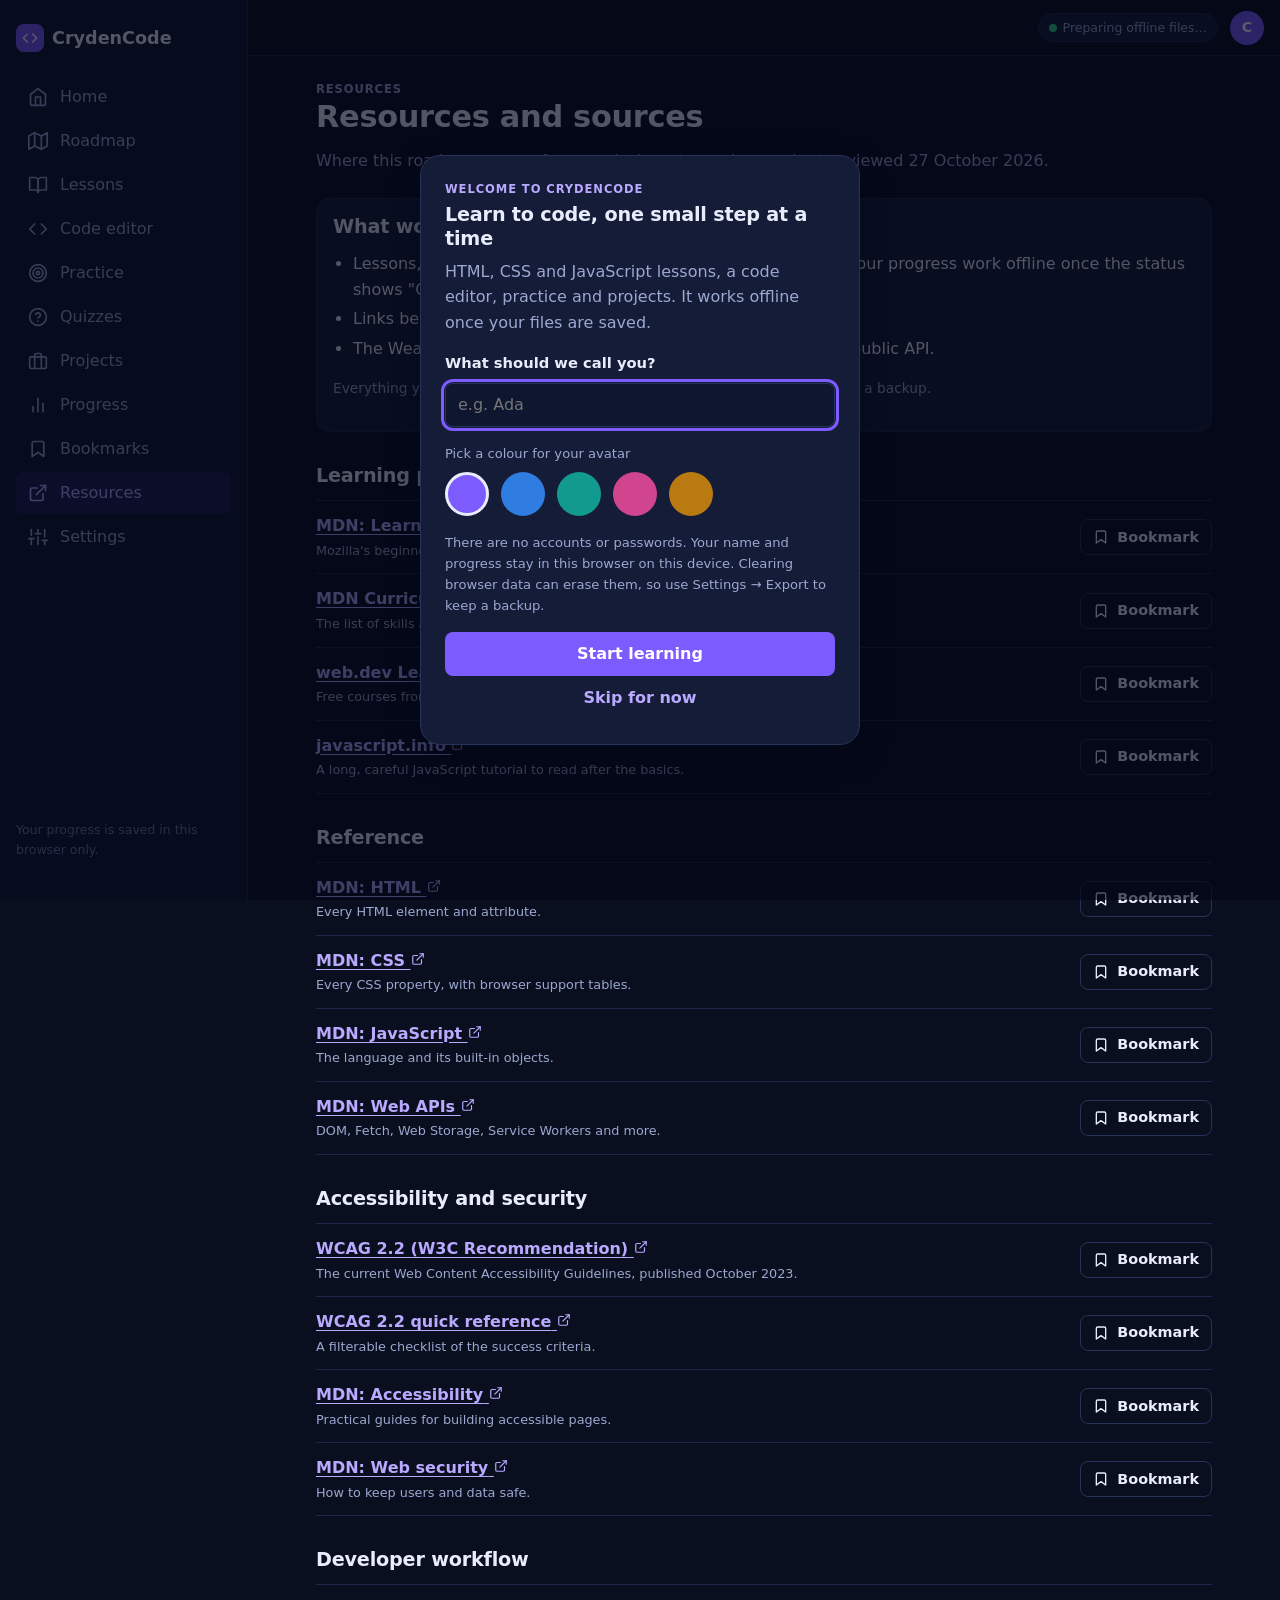
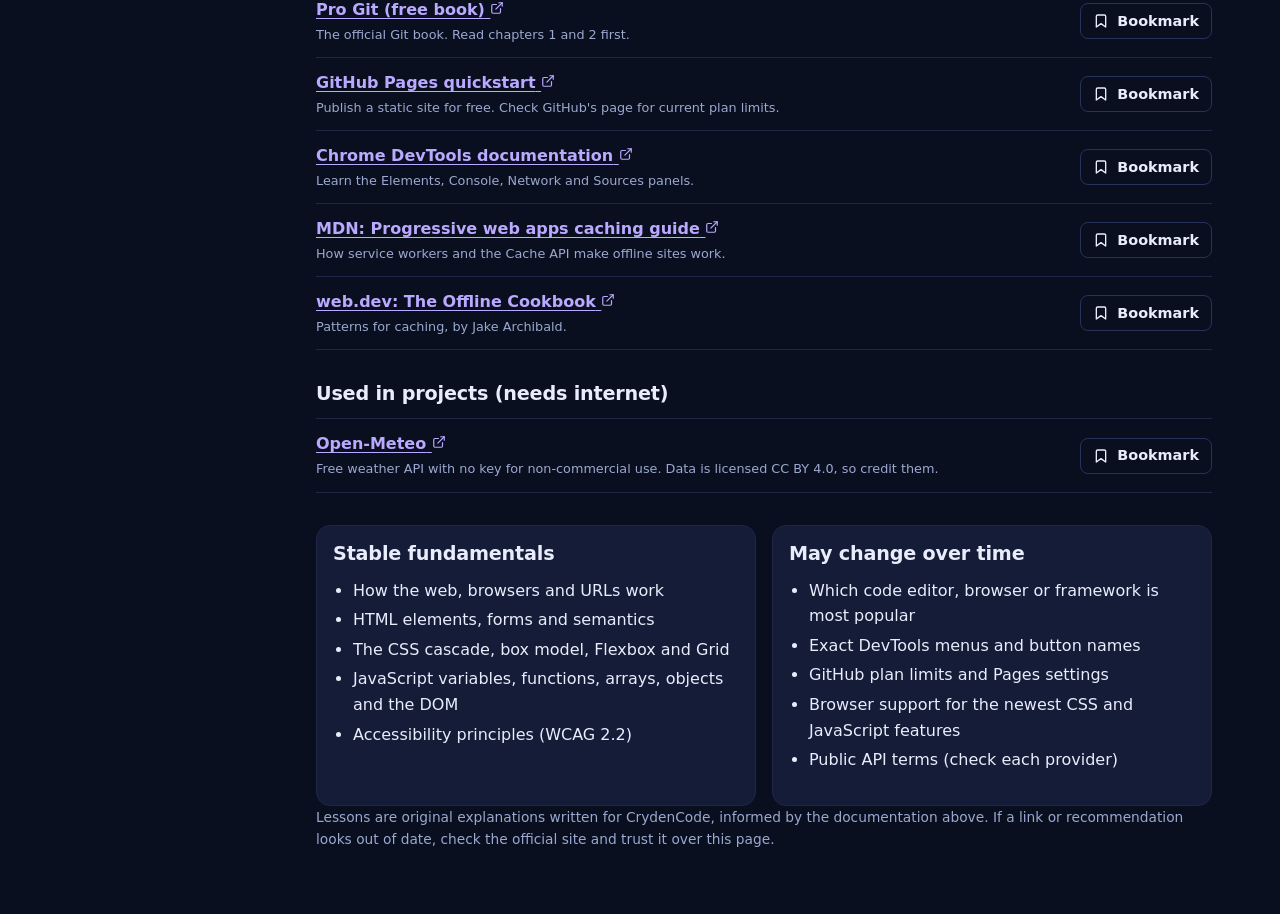
<file: resources.html>
<!DOCTYPE html>
<html lang="en" data-theme="dark">
<head>
  <meta charset="utf-8">
  <meta name="viewport" content="width=device-width, initial-scale=1">
  <title>Resources | CrydenCode</title>
  <meta name="description" content="Sources and further reading, last reviewed.">
  <meta name="theme-color" content="#0a0f1f">
  <link rel="manifest" href="manifest.json">
  <link rel="icon" type="image/png" href="assets/images/favicon.png">
  <link rel="apple-touch-icon" href="assets/images/apple-touch-icon.png">
  <script src="assets/js/theme-init.js"></script>
  <link rel="stylesheet" href="assets/css/styles.css">
</head>
<body data-page="resources">
  <a class="skip-link" href="#main">Skip to content</a>
  <aside id="sidebar" class="sidebar"></aside>
  <header id="topbar" class="topbar"></header>
  <main id="main" class="main" tabindex="-1">
    <noscript><p class="noscript">CrydenCode needs JavaScript to run. Please turn it on in your browser.</p></noscript>
  </main>
  <nav id="bottom-nav" class="bottom-nav" aria-label="Primary"></nav>
  <script src="assets/js/files.js" defer></script>
  <script src="assets/js/storage.js" defer></script>
  <script src="assets/js/data.js" defer></script>
  <script src="assets/js/lessons.js" defer></script>
  <script src="assets/js/lessons-2.js" defer></script>
  <script src="assets/js/practice-data.js" defer></script>
  <script src="assets/js/app.js" defer></script>
  <script src="assets/js/offline.js" defer></script>
  <script src="assets/js/pages-learn.js" defer></script>
</body>
</html>
</file>
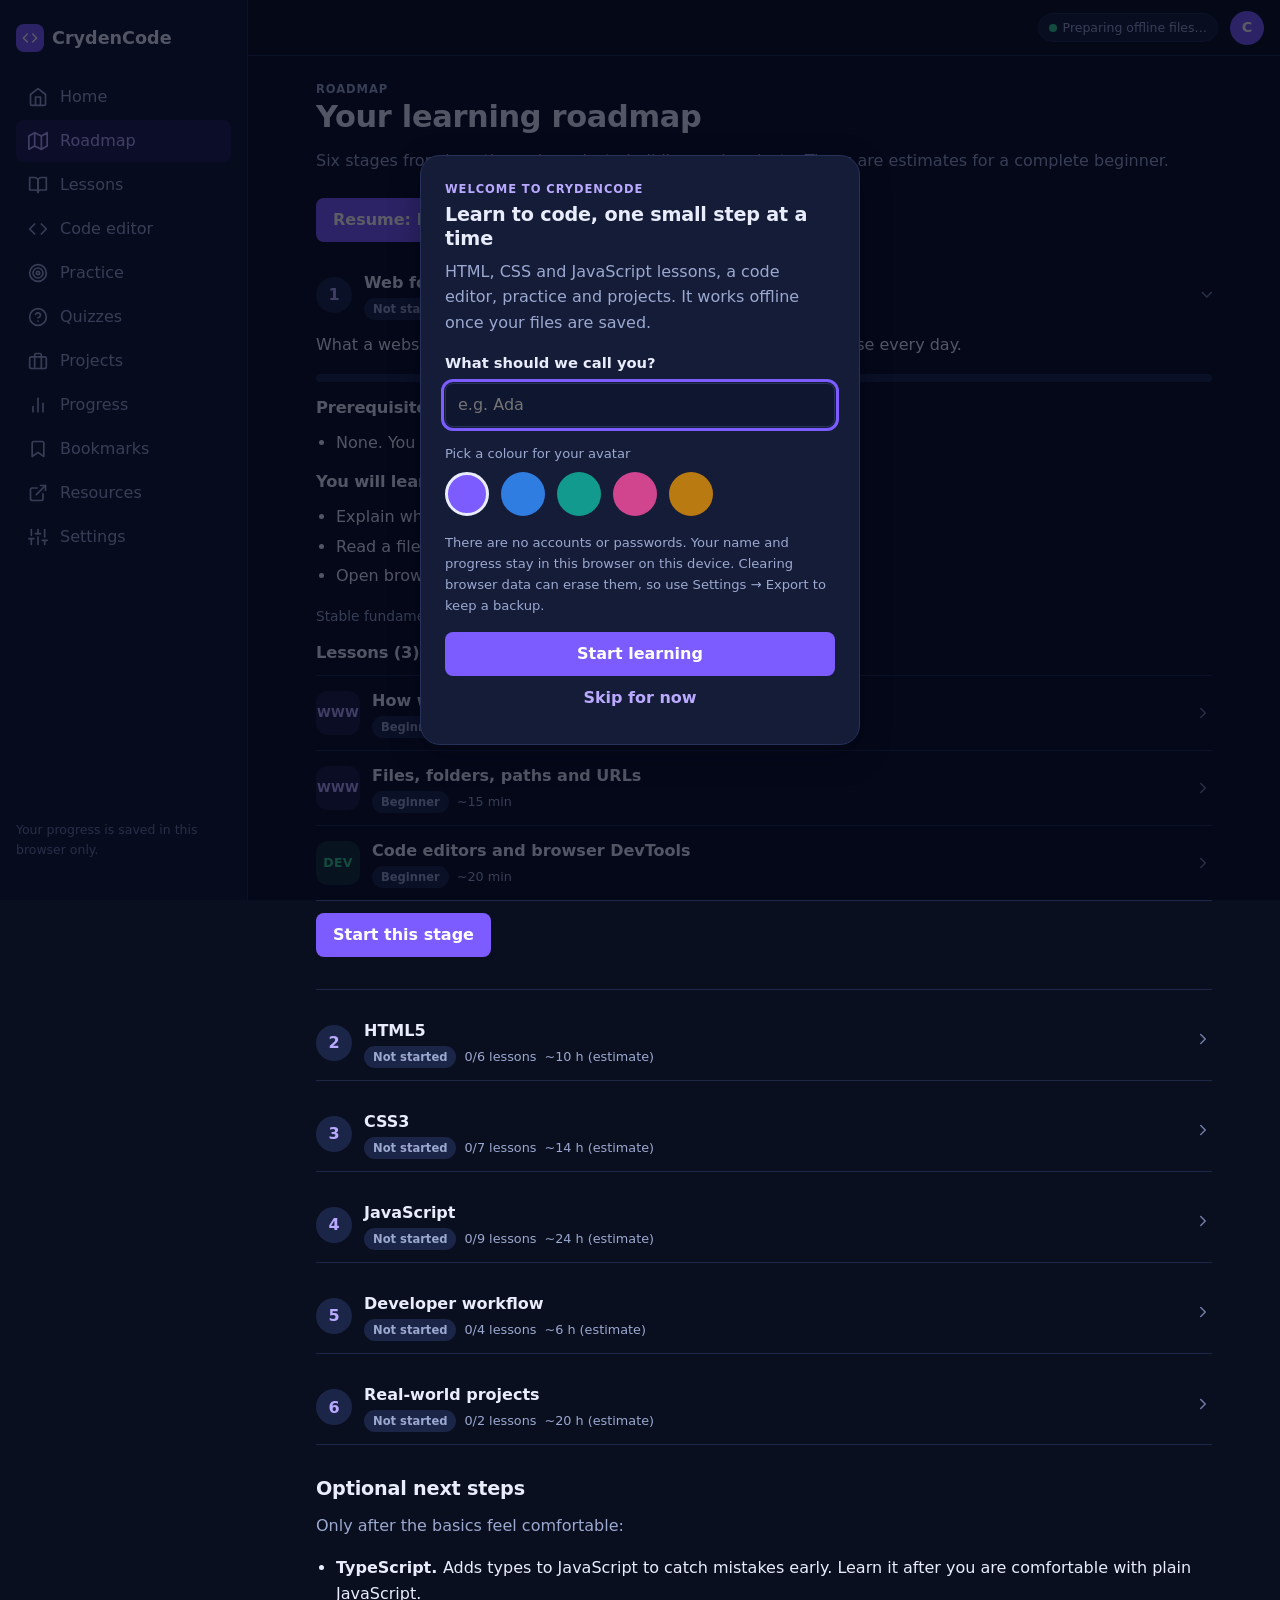
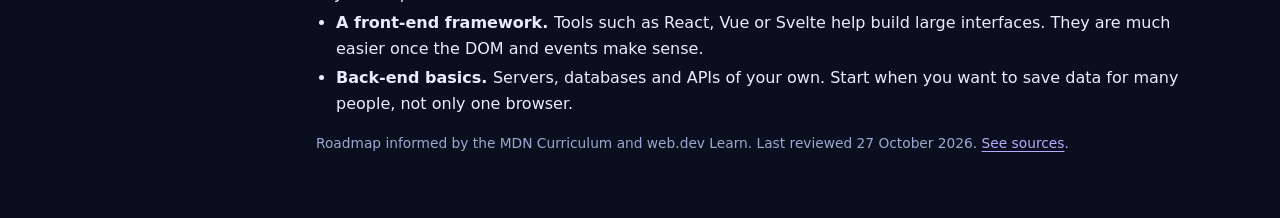
<file: roadmap.html>
<!DOCTYPE html>
<html lang="en" data-theme="dark">
<head>
  <meta charset="utf-8">
  <meta name="viewport" content="width=device-width, initial-scale=1">
  <title>Roadmap | CrydenCode</title>
  <meta name="description" content="The six-stage CrydenCode roadmap from web foundations to real projects.">
  <meta name="theme-color" content="#0a0f1f">
  <link rel="manifest" href="manifest.json">
  <link rel="icon" type="image/png" href="assets/images/favicon.png">
  <link rel="apple-touch-icon" href="assets/images/apple-touch-icon.png">
  <script src="assets/js/theme-init.js"></script>
  <link rel="stylesheet" href="assets/css/styles.css">
</head>
<body data-page="roadmap">
  <a class="skip-link" href="#main">Skip to content</a>
  <aside id="sidebar" class="sidebar"></aside>
  <header id="topbar" class="topbar"></header>
  <main id="main" class="main" tabindex="-1">
    <noscript><p class="noscript">CrydenCode needs JavaScript to run. Please turn it on in your browser.</p></noscript>
  </main>
  <nav id="bottom-nav" class="bottom-nav" aria-label="Primary"></nav>
  <script src="assets/js/files.js" defer></script>
  <script src="assets/js/storage.js" defer></script>
  <script src="assets/js/data.js" defer></script>
  <script src="assets/js/lessons.js" defer></script>
  <script src="assets/js/lessons-2.js" defer></script>
  <script src="assets/js/practice-data.js" defer></script>
  <script src="assets/js/app.js" defer></script>
  <script src="assets/js/offline.js" defer></script>
  <script src="assets/js/pages-learn.js" defer></script>
</body>
</html>
</file>
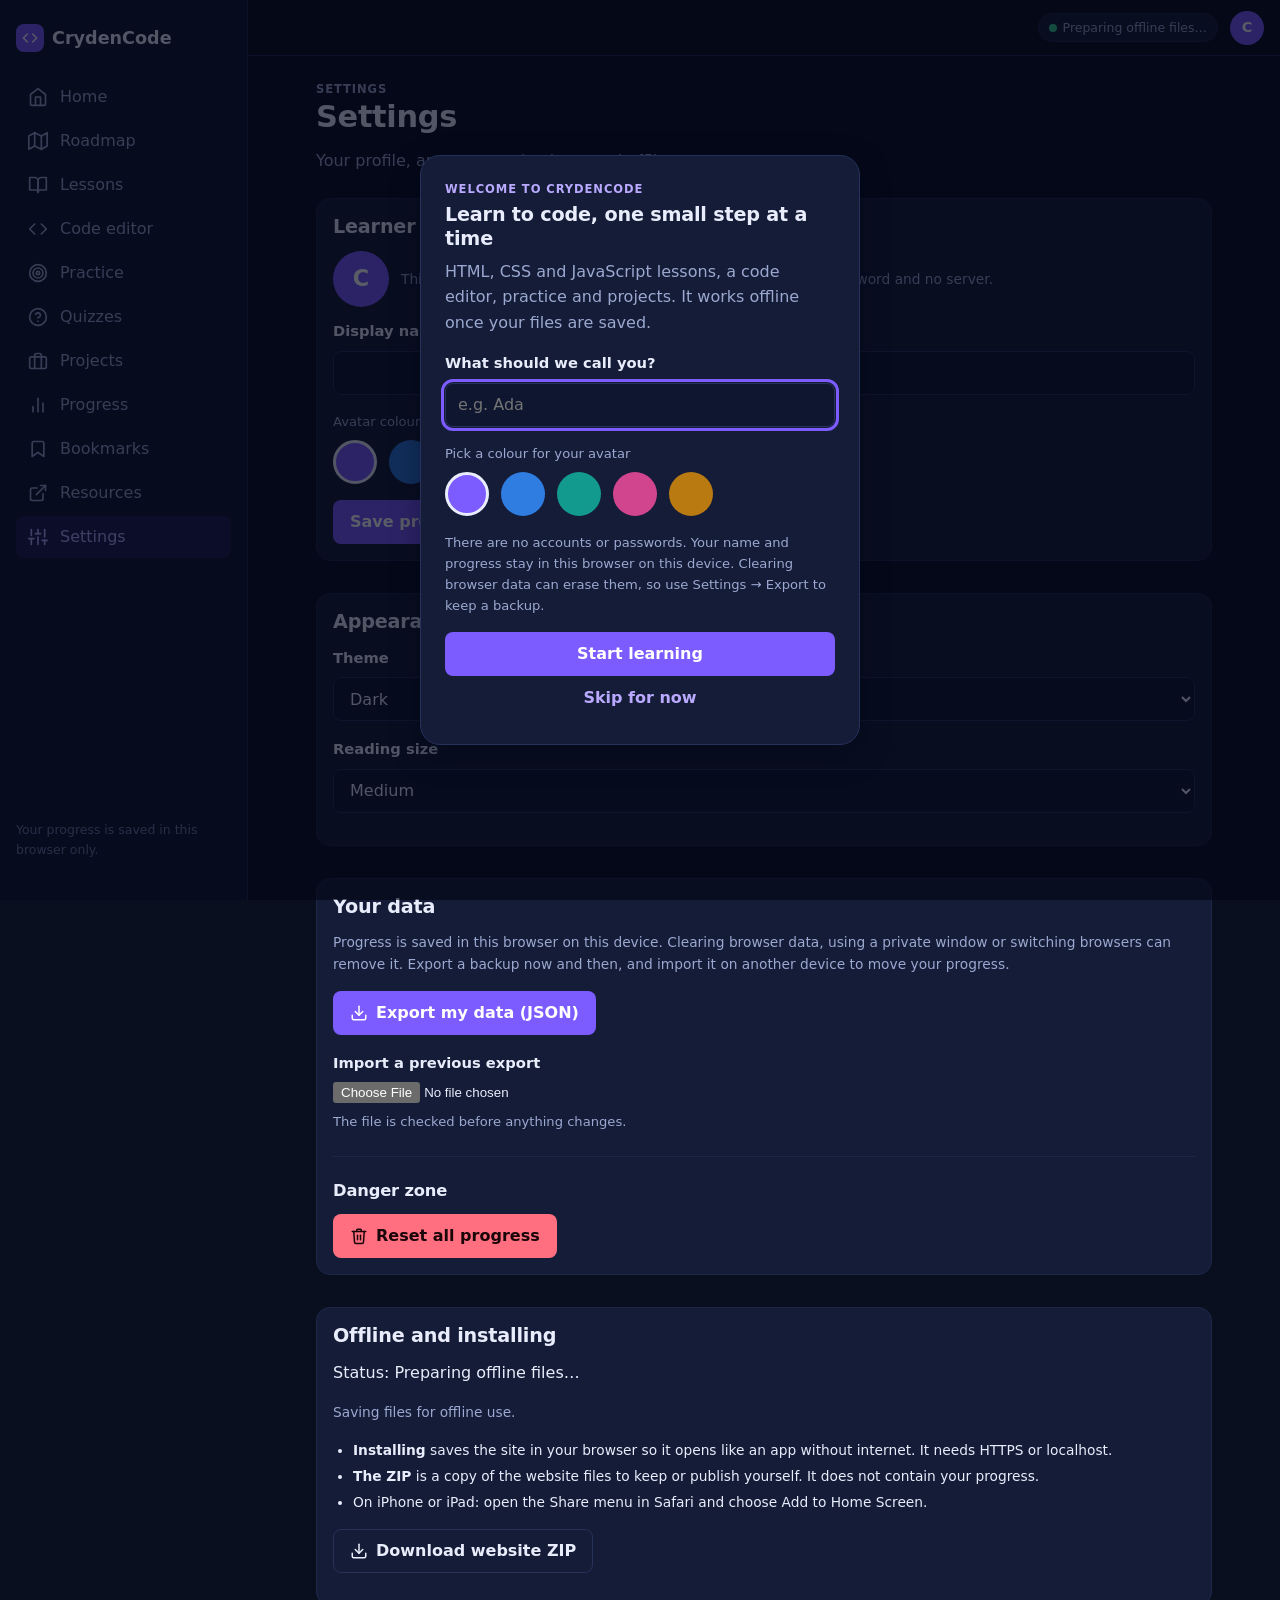
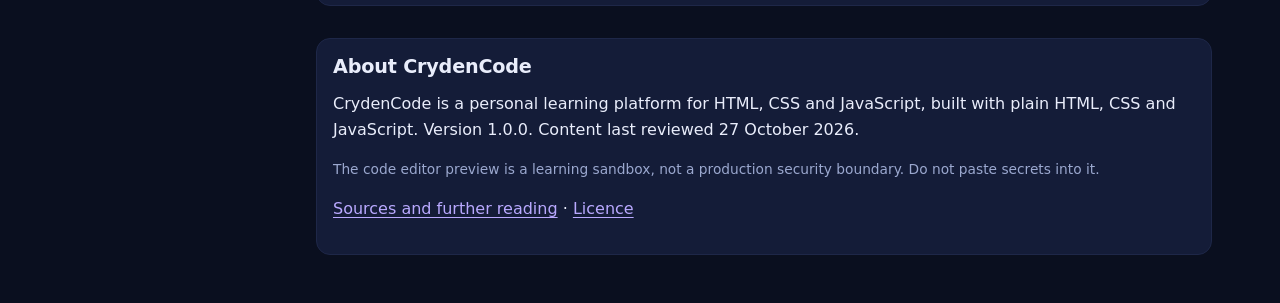
<file: settings.html>
<!DOCTYPE html>
<html lang="en" data-theme="dark">
<head>
  <meta charset="utf-8">
  <meta name="viewport" content="width=device-width, initial-scale=1">
  <title>Settings | CrydenCode</title>
  <meta name="description" content="Profile, appearance, backup and offline settings.">
  <meta name="theme-color" content="#0a0f1f">
  <link rel="manifest" href="manifest.json">
  <link rel="icon" type="image/png" href="assets/images/favicon.png">
  <link rel="apple-touch-icon" href="assets/images/apple-touch-icon.png">
  <script src="assets/js/theme-init.js"></script>
  <link rel="stylesheet" href="assets/css/styles.css">
</head>
<body data-page="settings">
  <a class="skip-link" href="#main">Skip to content</a>
  <aside id="sidebar" class="sidebar"></aside>
  <header id="topbar" class="topbar"></header>
  <main id="main" class="main" tabindex="-1">
    <noscript><p class="noscript">CrydenCode needs JavaScript to run. Please turn it on in your browser.</p></noscript>
  </main>
  <nav id="bottom-nav" class="bottom-nav" aria-label="Primary"></nav>
  <script src="assets/js/files.js" defer></script>
  <script src="assets/js/storage.js" defer></script>
  <script src="assets/js/data.js" defer></script>
  <script src="assets/js/lessons.js" defer></script>
  <script src="assets/js/lessons-2.js" defer></script>
  <script src="assets/js/practice-data.js" defer></script>
  <script src="assets/js/app.js" defer></script>
  <script src="assets/js/offline.js" defer></script>
  <script src="assets/js/pages-learn.js" defer></script>
  <script src="assets/js/pages-more.js" defer></script>
</body>
</html>
</file>
<file: assets/css/styles.css>
/* CrydenCode design system — mobile-first. Tokens first, then layout, then components. */

:root {
  color-scheme: dark;
  --bg: #0a0f1f;
  --bg-elev: #0f1630;
  --surface: #141c38;
  --surface-2: #1b2547;
  --border: #27325a;
  --border-soft: #1e2748;
  --text: #e9edfb;
  --muted: #9ba8cf;
  --faint: #6f7ca6;
  --accent: #7c5cff;
  --accent-strong: #6a47f2;
  --accent-soft: rgba(124, 92, 255, 0.16);
  --accent-text: #b9a9ff;
  --on-accent: #ffffff;
  --ok: #35d08f;
  --ok-soft: rgba(53, 208, 143, 0.14);
  --warn: #f4b84d;
  --warn-soft: rgba(244, 184, 77, 0.14);
  --danger: #ff6f7f;
  --danger-soft: rgba(255, 111, 127, 0.14);
  --info: #5bb6ff;
  --info-soft: rgba(91, 182, 255, 0.14);
  --code-bg: #0b1127;
  --code-text: #d8def5;
  --tok-kw: #c4a8ff;
  --tok-str: #8fe3b0;
  --tok-num: #ffc680;
  --tok-com: #6f7ca6;
  --tok-tag: #7fb8ff;
  --tok-attr: #ffa8c5;
  --tok-fn: #8de0ff;
  --shadow: 0 10px 30px rgba(3, 6, 20, 0.35);

  --font-sans: system-ui, -apple-system, "Segoe UI", Roboto, "Helvetica Neue", Arial, sans-serif;
  --font-mono: ui-monospace, SFMono-Regular, Menlo, Consolas, "Liberation Mono", monospace;

  --radius-sm: 8px;
  --radius: 14px;
  --radius-lg: 20px;
  --tap: 44px;
  --space-1: 0.25rem;
  --space-2: 0.5rem;
  --space-3: 0.75rem;
  --space-4: 1rem;
  --space-5: 1.5rem;
  --space-6: 2rem;
  --space-7: 3rem;
  --header-h: 56px;
  --bottomnav-h: 64px;
  --sidebar-w: 248px;
}

:root[data-theme="light"] {
  color-scheme: light;
  --bg: #f5f6fb;
  --bg-elev: #ffffff;
  --surface: #ffffff;
  --surface-2: #eef0f9;
  --border: #d9deef;
  --border-soft: #e6e9f5;
  --text: #171c33;
  --muted: #566082;
  --faint: #7b86a8;
  --accent: #6a47f2;
  --accent-strong: #5a38dd;
  --accent-soft: rgba(106, 71, 242, 0.1);
  --accent-text: #5a38dd;
  --ok: #138a5a;
  --ok-soft: rgba(19, 138, 90, 0.11);
  --warn: #a8690a;
  --warn-soft: rgba(168, 105, 10, 0.12);
  --danger: #c93046;
  --danger-soft: rgba(201, 48, 70, 0.1);
  --info: #1b69b8;
  --info-soft: rgba(27, 105, 184, 0.1);
  --code-bg: #f0f2fa;
  --code-text: #232a48;
  --tok-kw: #7a3fd0;
  --tok-str: #12724a;
  --tok-num: #a35a08;
  --tok-com: #7b86a8;
  --tok-tag: #1b5fb0;
  --tok-attr: #b02a63;
  --tok-fn: #0b708f;
  --shadow: 0 8px 24px rgba(30, 40, 90, 0.1);
}

:root[data-font="small"] { font-size: 93.75%; }
:root[data-font="large"] { font-size: 112.5%; }

*, *::before, *::after { box-sizing: border-box; }

html { -webkit-text-size-adjust: 100%; scroll-padding-top: calc(var(--header-h) + 12px); }

body {
  margin: 0;
  background: var(--bg);
  color: var(--text);
  font-family: var(--font-sans);
  font-size: 1rem;
  line-height: 1.6;
  min-height: 100vh;
  overflow-wrap: anywhere;
}

img, svg { max-width: 100%; }
h1, h2, h3, h4 { line-height: 1.25; margin: 0 0 var(--space-3); letter-spacing: -0.01em; }
h1 { font-size: 1.6rem; }
h2 { font-size: 1.2rem; }
h3 { font-size: 1.02rem; }
p { margin: 0 0 var(--space-4); }
a { color: var(--accent-text); text-underline-offset: 3px; }
a:hover { color: var(--text); }
ul, ol { padding-left: 1.25rem; margin: 0 0 var(--space-4); }
li { margin-bottom: var(--space-1); }
hr { border: 0; border-top: 1px solid var(--border-soft); margin: var(--space-5) 0; }
code { font-family: var(--font-mono); font-size: 0.88em; background: var(--surface-2); padding: 0.1em 0.38em; border-radius: 6px; }
[hidden] { display: none !important; }

:focus-visible { outline: 3px solid var(--accent); outline-offset: 2px; border-radius: 6px; }

.skip-link {
  position: absolute; left: var(--space-3); top: -60px; background: var(--accent); color: var(--on-accent);
  padding: var(--space-2) var(--space-4); border-radius: var(--radius-sm); z-index: 100; text-decoration: none;
}
.skip-link:focus { top: var(--space-3); }

.visually-hidden {
  position: absolute !important; width: 1px; height: 1px; margin: -1px; padding: 0; overflow: hidden;
  clip: rect(0 0 0 0); white-space: nowrap; border: 0;
}

/* ---------- App shell ---------- */

.topbar {
  position: sticky; top: 0; z-index: 30; height: var(--header-h);
  display: flex; align-items: center; justify-content: space-between; gap: var(--space-3);
  padding: 0 var(--space-4); background: color-mix(in srgb, var(--bg) 92%, transparent);
  backdrop-filter: blur(8px); border-bottom: 1px solid var(--border-soft);
}
.brand { display: inline-flex; align-items: center; gap: var(--space-2); font-weight: 700; color: var(--text); text-decoration: none; font-size: 1.1rem; white-space: nowrap; flex: none; }
.topbar-right { min-width: 0; }
.status-chip .status-text { overflow: hidden; text-overflow: ellipsis; }
@media (max-width: 420px) { .status-chip { max-width: 170px; min-width: 0; } }
.brand-mark { width: 28px; height: 28px; border-radius: 8px; background: var(--accent); color: var(--on-accent); display: grid; place-items: center; }
.topbar-right { display: flex; align-items: center; gap: var(--space-3); }

.status-chip {
  display: inline-flex; align-items: center; gap: 6px; font-size: 0.78rem; padding: 4px 10px;
  border-radius: 999px; background: var(--surface); border: 1px solid var(--border-soft); color: var(--muted); white-space: nowrap;
}
.status-dot { width: 8px; height: 8px; border-radius: 50%; background: var(--faint); }
.status-chip[data-state="ready"] .status-dot, .status-chip[data-online="true"] .status-dot { background: var(--ok); }
.status-chip[data-online="false"] .status-dot { background: var(--warn); }

.avatar {
  width: 34px; height: 34px; border-radius: 50%; display: grid; place-items: center; font-weight: 700; font-size: 0.9rem;
  color: #fff; background: var(--accent); text-decoration: none; flex: none;
}
.avatar[data-color="blue"] { background: #2f7de1; }
.avatar[data-color="teal"] { background: #139a8e; }
.avatar[data-color="pink"] { background: #d1458f; }
.avatar[data-color="amber"] { background: #b97a12; }
.avatar-lg { width: 56px; height: 56px; font-size: 1.4rem; }

.sidebar { display: none; }

.bottom-nav {
  position: fixed; left: 0; right: 0; bottom: 0; z-index: 30; height: calc(var(--bottomnav-h) + env(safe-area-inset-bottom));
  padding-bottom: env(safe-area-inset-bottom); display: grid; grid-template-columns: repeat(5, 1fr);
  background: var(--bg-elev); border-top: 1px solid var(--border-soft);
}
.bottom-nav a, .bottom-nav button {
  display: flex; flex-direction: column; align-items: center; justify-content: center; gap: 2px; min-height: var(--tap);
  color: var(--muted); font: inherit; font-size: 0.7rem; background: none; border: 0; text-decoration: none; cursor: pointer;
}
.bottom-nav [aria-current="page"] { color: var(--accent-text); }
.bottom-nav [aria-current="page"] svg { stroke: var(--accent-text); }

.main { padding: var(--space-5) var(--space-4) calc(var(--bottomnav-h) + var(--space-7)); max-width: 960px; margin: 0 auto; outline: none; }
.page-head { margin-bottom: var(--space-5); }
.page-head p { color: var(--muted); margin: 0; }
.eyebrow { text-transform: uppercase; letter-spacing: 0.08em; font-size: 0.72rem; color: var(--accent-text); font-weight: 700; margin-bottom: var(--space-1); }

@media (min-width: 960px) {
  body { display: grid; grid-template-columns: var(--sidebar-w) 1fr; grid-template-rows: auto 1fr; }
  .topbar { grid-column: 2; }
  .sidebar {
    display: flex; flex-direction: column; grid-row: 1 / span 2; grid-column: 1; position: sticky; top: 0; height: 100vh;
    padding: var(--space-5) var(--space-4); border-right: 1px solid var(--border-soft); background: var(--bg-elev); gap: var(--space-5); overflow-y: auto;
  }
  .topbar .brand { display: none; }
  .topbar { justify-content: flex-end; }
  .bottom-nav { display: none; }
  .main { grid-column: 2; padding-bottom: var(--space-7); width: 100%; padding-left: var(--space-6); padding-right: var(--space-6); }
  h1 { font-size: 1.9rem; }
}

.side-nav { display: flex; flex-direction: column; gap: 2px; }
.side-nav a {
  display: flex; align-items: center; gap: var(--space-3); padding: 0 var(--space-3); min-height: 42px; border-radius: var(--radius-sm);
  color: var(--muted); text-decoration: none; font-weight: 500;
}
.side-nav a:hover { background: var(--surface); color: var(--text); }
.side-nav a[aria-current="page"] { background: var(--accent-soft); color: var(--accent-text); }
.side-foot { margin-top: auto; font-size: 0.78rem; color: var(--faint); }

/* ---------- Buttons, chips, badges ---------- */

.btn {
  display: inline-flex; align-items: center; justify-content: center; gap: var(--space-2); min-height: var(--tap); padding: 0 var(--space-4);
  border-radius: var(--radius-sm); border: 1px solid transparent; font: inherit; font-weight: 600; cursor: pointer; text-decoration: none;
  background: var(--accent); color: var(--on-accent); transition: background 0.15s, transform 0.1s, border-color 0.15s;
}
.btn:hover { background: var(--accent-strong); color: var(--on-accent); }
.btn:active { transform: translateY(1px); }
.btn[disabled], .btn[aria-disabled="true"] { opacity: 0.55; cursor: not-allowed; }
.btn-secondary { background: transparent; color: var(--text); border-color: var(--border); }
.btn-secondary:hover { background: var(--surface); color: var(--text); border-color: var(--accent); }
.btn-ghost { background: transparent; color: var(--accent-text); }
.btn-ghost:hover { background: var(--accent-soft); color: var(--accent-text); }
.btn-danger { background: var(--danger); color: #1a0509; }
.btn-danger:hover { background: var(--danger); filter: brightness(1.08); color: #1a0509; }
.btn-block { width: 100%; }
.btn-sm { min-height: 36px; padding: 0 var(--space-3); font-size: 0.9rem; }
.btn-row { display: flex; flex-wrap: wrap; gap: var(--space-3); }
.btn.is-done { background: var(--ok-soft); color: var(--ok); border-color: var(--ok); }

.chip-row { display: flex; gap: var(--space-2); overflow-x: auto; padding-bottom: var(--space-2); margin: 0 calc(var(--space-4) * -1); padding-left: var(--space-4); padding-right: var(--space-4); scrollbar-width: thin; }
@media (min-width: 960px) { .chip-row { margin: 0; padding-left: 0; padding-right: 0; flex-wrap: wrap; overflow: visible; } }
.chip {
  flex: none; min-height: 38px; padding: 0 var(--space-4); border-radius: 999px; border: 1px solid var(--border); background: transparent;
  color: var(--muted); font: inherit; font-size: 0.9rem; cursor: pointer;
}
.chip:hover { color: var(--text); border-color: var(--accent); }
.chip[aria-pressed="true"] { background: var(--accent-soft); border-color: var(--accent); color: var(--accent-text); font-weight: 600; }

.badge { display: inline-flex; align-items: center; gap: 4px; font-size: 0.72rem; font-weight: 600; padding: 2px 9px; border-radius: 999px; background: var(--surface-2); color: var(--muted); white-space: nowrap; }
.badge-ok { background: var(--ok-soft); color: var(--ok); }
.badge-warn { background: var(--warn-soft); color: var(--warn); }
.badge-info { background: var(--info-soft); color: var(--info); }
.badge-accent { background: var(--accent-soft); color: var(--accent-text); }

.track-tile {
  width: 44px; height: 44px; border-radius: 12px; flex: none; display: grid; place-items: center; font-weight: 800; font-size: 0.78rem; letter-spacing: 0.02em;
  background: var(--surface-2); color: var(--text);
}
.track-tile[data-track="html"] { background: rgba(244, 123, 66, 0.18); color: #ff9a68; }
.track-tile[data-track="css"] { background: rgba(70, 140, 255, 0.18); color: #7db0ff; }
.track-tile[data-track="js"] { background: rgba(245, 200, 70, 0.18); color: #f3cc55; }
.track-tile[data-track="tools"] { background: rgba(53, 208, 143, 0.16); color: var(--ok); }
.track-tile[data-track="basics"] { background: var(--accent-soft); color: var(--accent-text); }
.track-tile[data-track="projects"] { background: rgba(209, 69, 143, 0.18); color: #ff8fc2; }
:root[data-theme="light"] .track-tile[data-track="html"] { color: #b4501c; }
:root[data-theme="light"] .track-tile[data-track="css"] { color: #1d57c9; }
:root[data-theme="light"] .track-tile[data-track="js"] { color: #8a6a00; }
:root[data-theme="light"] .track-tile[data-track="projects"] { color: #b0206c; }

/* ---------- Surfaces ---------- */

.panel { background: var(--surface); border: 1px solid var(--border-soft); border-radius: var(--radius); padding: var(--space-4); }
.panel-accent { background: linear-gradient(160deg, var(--surface-2), var(--surface)); border-color: var(--border); }
.section { margin-top: var(--space-6); }
.section-head { display: flex; align-items: baseline; justify-content: space-between; gap: var(--space-3); margin-bottom: var(--space-3); }
.section-head h2 { margin: 0; }
.muted { color: var(--muted); }
.small { font-size: 0.86rem; }
.stack > * + * { margin-top: var(--space-4); }
.grid-2 { display: grid; gap: var(--space-4); }
.grid-3 { display: grid; gap: var(--space-3); grid-template-columns: repeat(3, 1fr); }
@media (min-width: 720px) { .grid-2 { grid-template-columns: 1fr 1fr; } }

.progress { height: 8px; background: var(--surface-2); border-radius: 999px; overflow: hidden; }
.progress > span { display: block; height: 100%; width: 0; background: var(--accent); border-radius: 999px; transition: width 0.4s ease; }
.progress.ok > span { background: var(--ok); }

.stat { background: var(--surface); border: 1px solid var(--border-soft); border-radius: var(--radius); padding: var(--space-3); text-align: center; }
.stat strong { display: block; font-size: 1.5rem; line-height: 1.2; }
.stat span { font-size: 0.76rem; color: var(--muted); }

.hero { display: grid; gap: var(--space-4); align-items: center; }
.hero img { width: 100%; max-width: 360px; justify-self: center; height: auto; }
@media (min-width: 720px) { .hero { grid-template-columns: 1.2fr 1fr; } }

/* Rows used for lessons, bookmarks, exercises — lists with dividers instead of a card per item */
.rows { list-style: none; padding: 0; margin: 0; border-top: 1px solid var(--border-soft); }
.rows > li { margin: 0; border-bottom: 1px solid var(--border-soft); }
.row {
  display: flex; align-items: center; gap: var(--space-3); padding: var(--space-3) 0; min-height: 64px; color: inherit; text-decoration: none;
}
a.row:hover .row-title { color: var(--accent-text); }
.row-main { flex: 1; min-width: 0; }
.row-title { font-weight: 600; display: block; }
.row-meta { display: flex; flex-wrap: wrap; gap: var(--space-2); align-items: center; font-size: 0.8rem; color: var(--muted); margin-top: 2px; }
.row-end { flex: none; display: flex; align-items: center; gap: var(--space-2); color: var(--faint); }
.status-icon { width: 24px; height: 24px; border-radius: 50%; display: grid; place-items: center; border: 2px solid var(--border); color: transparent; flex: none; }
.status-icon.done { background: var(--ok); border-color: var(--ok); color: #05281a; }
.status-icon.current { border-color: var(--accent); }

.empty { text-align: center; padding: var(--space-6) var(--space-4); color: var(--muted); }
.empty svg.art { width: 120px; height: auto; margin-bottom: var(--space-3); }
.empty h3 { color: var(--text); }

.callout { border-left: 4px solid var(--info); background: var(--info-soft); padding: var(--space-3) var(--space-4); border-radius: 0 var(--radius-sm) var(--radius-sm) 0; margin: var(--space-4) 0; }
.callout strong { display: block; margin-bottom: 2px; }
.callout p:last-child { margin-bottom: 0; }
.callout.a11y { border-color: var(--ok); background: var(--ok-soft); }
.callout.security { border-color: var(--danger); background: var(--danger-soft); }
.callout.tip { border-color: var(--warn); background: var(--warn-soft); }

/* ---------- Code ---------- */

pre.code {
  margin: 0; background: var(--code-bg); color: var(--code-text); border: 1px solid var(--border-soft); border-radius: var(--radius-sm);
  padding: var(--space-3) var(--space-4); overflow-x: auto; font-family: var(--font-mono); font-size: 0.85rem; line-height: 1.55; tab-size: 2; white-space: pre;
}
pre.code code { background: none; padding: 0; font-size: inherit; }
.code-block { margin: var(--space-3) 0 var(--space-4); }
.code-head { display: flex; align-items: center; justify-content: space-between; gap: var(--space-2); font-size: 0.78rem; color: var(--muted); padding: 0 var(--space-1) var(--space-2); }
.tok-kw { color: var(--tok-kw); } .tok-str { color: var(--tok-str); } .tok-num { color: var(--tok-num); }
.tok-com { color: var(--tok-com); font-style: italic; } .tok-tag { color: var(--tok-tag); } .tok-attr { color: var(--tok-attr); } .tok-fn { color: var(--tok-fn); }

.output-box { border: 1px dashed var(--border); border-radius: var(--radius-sm); padding: var(--space-3) var(--space-4); color: var(--muted); font-size: 0.92rem; }

/* ---------- Details / accordion ---------- */

details.acc { border-bottom: 1px solid var(--border-soft); }
details.acc > summary {
  list-style: none; cursor: pointer; display: flex; align-items: center; gap: var(--space-3); min-height: 56px; padding: var(--space-3) 0;
}
details.acc > summary::-webkit-details-marker { display: none; }
details.acc > summary .chev { margin-left: auto; transition: transform 0.2s; flex: none; color: var(--faint); }
details.acc[open] > summary .chev { transform: rotate(90deg); }
details.acc > .acc-body { padding: 0 0 var(--space-4); }

/* ---------- Forms ---------- */

label { font-weight: 600; font-size: 0.92rem; }
.field { display: grid; gap: var(--space-2); margin-bottom: var(--space-4); }
.hint { font-size: 0.82rem; color: var(--muted); font-weight: 400; }
input[type="text"], input[type="search"], input[type="search"], select, textarea.input {
  width: 100%; min-height: var(--tap); padding: 0 var(--space-3); border-radius: var(--radius-sm); border: 1px solid var(--border);
  background: var(--bg-elev); color: var(--text); font: inherit;
}
input[type="file"] { max-width: 100%; }
input:focus-visible, select:focus-visible, textarea:focus-visible { outline: 3px solid var(--accent); outline-offset: 1px; }
.search-wrap { position: relative; }
.search-wrap svg { position: absolute; left: 12px; top: 50%; transform: translateY(-50%); color: var(--faint); pointer-events: none; }
.search-wrap input { padding-left: 40px; }

.option {
  display: flex; align-items: flex-start; gap: var(--space-3); padding: var(--space-3) var(--space-4); min-height: var(--tap); border: 1px solid var(--border);
  border-radius: var(--radius-sm); cursor: pointer; background: var(--surface); font-weight: 500;
}
.option:hover { border-color: var(--accent); }
.option input { margin-top: 4px; accent-color: var(--accent); width: 18px; height: 18px; flex: none; }
.option.correct { border-color: var(--ok); background: var(--ok-soft); }
.option.wrong { border-color: var(--danger); background: var(--danger-soft); }
.option:has(input:checked) { border-color: var(--accent); background: var(--accent-soft); }
.option.correct:has(input:checked) { border-color: var(--ok); background: var(--ok-soft); }
.options { display: grid; gap: var(--space-3); border: 0; padding: 0; margin: 0 0 var(--space-4); }
fieldset legend { padding: 0; }

.check-list { list-style: none; padding: 0; margin: 0; }
.check-list li { display: flex; gap: var(--space-3); align-items: flex-start; padding: var(--space-2) 0; margin: 0; }
.check-list input { width: 20px; height: 20px; margin-top: 3px; accent-color: var(--accent); flex: none; }
.check-list label { font-weight: 500; }
.feedback-list { list-style: none; padding: 0; margin: var(--space-3) 0; }
.feedback-list li { display: flex; gap: var(--space-2); align-items: flex-start; padding: 6px 0; }
.feedback-list .ok { color: var(--ok); }
.feedback-list .no { color: var(--danger); }

/* ---------- Tabs ---------- */

.tabs { display: flex; gap: var(--space-1); background: var(--surface); border: 1px solid var(--border-soft); padding: 4px; border-radius: var(--radius-sm); }
.tab { flex: 1; min-height: 40px; border-radius: 6px; border: 0; background: transparent; color: var(--muted); font: inherit; font-weight: 600; cursor: pointer; font-size: 0.9rem; }
.tab:hover { color: var(--text); }
.tab[aria-selected="true"] { background: var(--accent); color: var(--on-accent); }

/* ---------- Editor & preview ---------- */

.editor-toolbar { display: grid; gap: var(--space-3); margin-bottom: var(--space-3); }
.code-area {
  width: 100%; min-height: 46vh; resize: vertical; background: var(--code-bg); color: var(--code-text); border: 1px solid var(--border); border-radius: var(--radius-sm);
  padding: var(--space-3); font-family: var(--font-mono); font-size: 0.9rem; line-height: 1.55; tab-size: 2; white-space: pre; overflow: auto;
}
.code-area.short { min-height: 220px; }
.preview-frame-wrap { background: var(--surface-2); border: 1px solid var(--border); border-radius: var(--radius); padding: var(--space-3); display: flex; justify-content: center; overflow-x: auto; }
.preview-frame { width: 100%; height: 60vh; min-height: 320px; border: 0; background: #fff; border-radius: var(--radius-sm); transition: width 0.2s; }
.console { background: var(--code-bg); border: 1px solid var(--border-soft); border-radius: var(--radius-sm); font-family: var(--font-mono); font-size: 0.84rem; max-height: 220px; overflow: auto; padding: var(--space-2) var(--space-3); }
.console-line { padding: 3px 0; border-bottom: 1px dashed var(--border-soft); white-space: pre-wrap; }
.console-line.warn { color: var(--warn); }
.console-line.error { color: var(--danger); }

.ring { display: block; }
.bars { display: flex; align-items: flex-end; gap: 6px; height: 110px; }
.bars .bar { flex: 1; background: var(--accent-soft); border-radius: 4px 4px 0 0; min-height: 3px; position: relative; }
.bars .bar.on { background: var(--accent); }
.bar-labels { display: flex; gap: 6px; font-size: 0.68rem; color: var(--faint); margin-top: 4px; }
.bar-labels span { flex: 1; text-align: center; }

.stage-num { width: 36px; height: 36px; border-radius: 50%; display: grid; place-items: center; font-weight: 800; background: var(--surface-2); color: var(--accent-text); flex: none; }
.stage-num.done { background: var(--ok); color: #05281a; }

.lesson-body h2 { margin-top: var(--space-5); }
.lesson-body { max-width: 720px; }
.lesson-nav { display: grid; gap: var(--space-3); margin-top: var(--space-6); }
@media (min-width: 560px) { .lesson-nav { grid-template-columns: 1fr 1fr; } }
.lesson-nav a { display: block; padding: var(--space-3) var(--space-4); border: 1px solid var(--border); border-radius: var(--radius-sm); text-decoration: none; color: var(--text); }
.lesson-nav a:hover { border-color: var(--accent); }
.lesson-nav .next { text-align: right; }
.lesson-nav small { display: block; color: var(--muted); }

/* ---------- Dialog & toast ---------- */

dialog {
  border: 1px solid var(--border); border-radius: var(--radius-lg); background: var(--surface); color: var(--text); padding: var(--space-5);
  width: min(92vw, 440px); box-shadow: var(--shadow);
}
dialog::backdrop { background: rgba(3, 6, 20, 0.65); }
dialog h2 { margin-bottom: var(--space-2); }
.more-links { display: grid; gap: 2px; margin: var(--space-3) 0; }
.more-links a { display: flex; gap: var(--space-3); align-items: center; min-height: 48px; padding: 0 var(--space-3); border-radius: var(--radius-sm); color: var(--text); text-decoration: none; }
.more-links a:hover, .more-links a[aria-current="page"] { background: var(--accent-soft); color: var(--accent-text); }
.swatches { display: flex; gap: var(--space-3); flex-wrap: wrap; }
.swatch { width: 44px; height: 44px; border-radius: 50%; border: 3px solid transparent; cursor: pointer; padding: 0; }
.swatch[aria-pressed="true"] { border-color: var(--text); }

.toast-host { position: fixed; z-index: 60; left: 0; right: 0; bottom: calc(var(--bottomnav-h) + env(safe-area-inset-bottom) + 12px); display: grid; gap: var(--space-2); justify-items: center; padding: 0 var(--space-4); pointer-events: none; }
.toast { background: var(--text); color: var(--bg); padding: var(--space-3) var(--space-4); border-radius: var(--radius-sm); box-shadow: var(--shadow); pointer-events: auto; max-width: 440px; animation: pop 0.2s ease; display: flex; gap: var(--space-3); align-items: center; }
.toast button { background: none; border: 0; color: inherit; font: inherit; font-weight: 700; text-decoration: underline; cursor: pointer; min-height: 32px; }
@media (min-width: 960px) { .toast-host { bottom: 24px; } }
@keyframes pop { from { opacity: 0; transform: translateY(8px); } to { opacity: 1; transform: none; } }

.spinner { width: 18px; height: 18px; border: 3px solid var(--border); border-top-color: var(--accent); border-radius: 50%; animation: spin 0.8s linear infinite; display: inline-block; vertical-align: -3px; }
@keyframes spin { to { transform: rotate(360deg); } }

.page-enter { animation: fade-in 0.25s ease; }
@keyframes fade-in { from { opacity: 0; transform: translateY(6px); } to { opacity: 1; transform: none; } }

@media (prefers-reduced-motion: reduce) {
  *, *::before, *::after { animation-duration: 0.001ms !important; animation-iteration-count: 1 !important; transition-duration: 0.001ms !important; scroll-behavior: auto !important; }
}

.noscript { padding: var(--space-5); text-align: center; }
</file>
